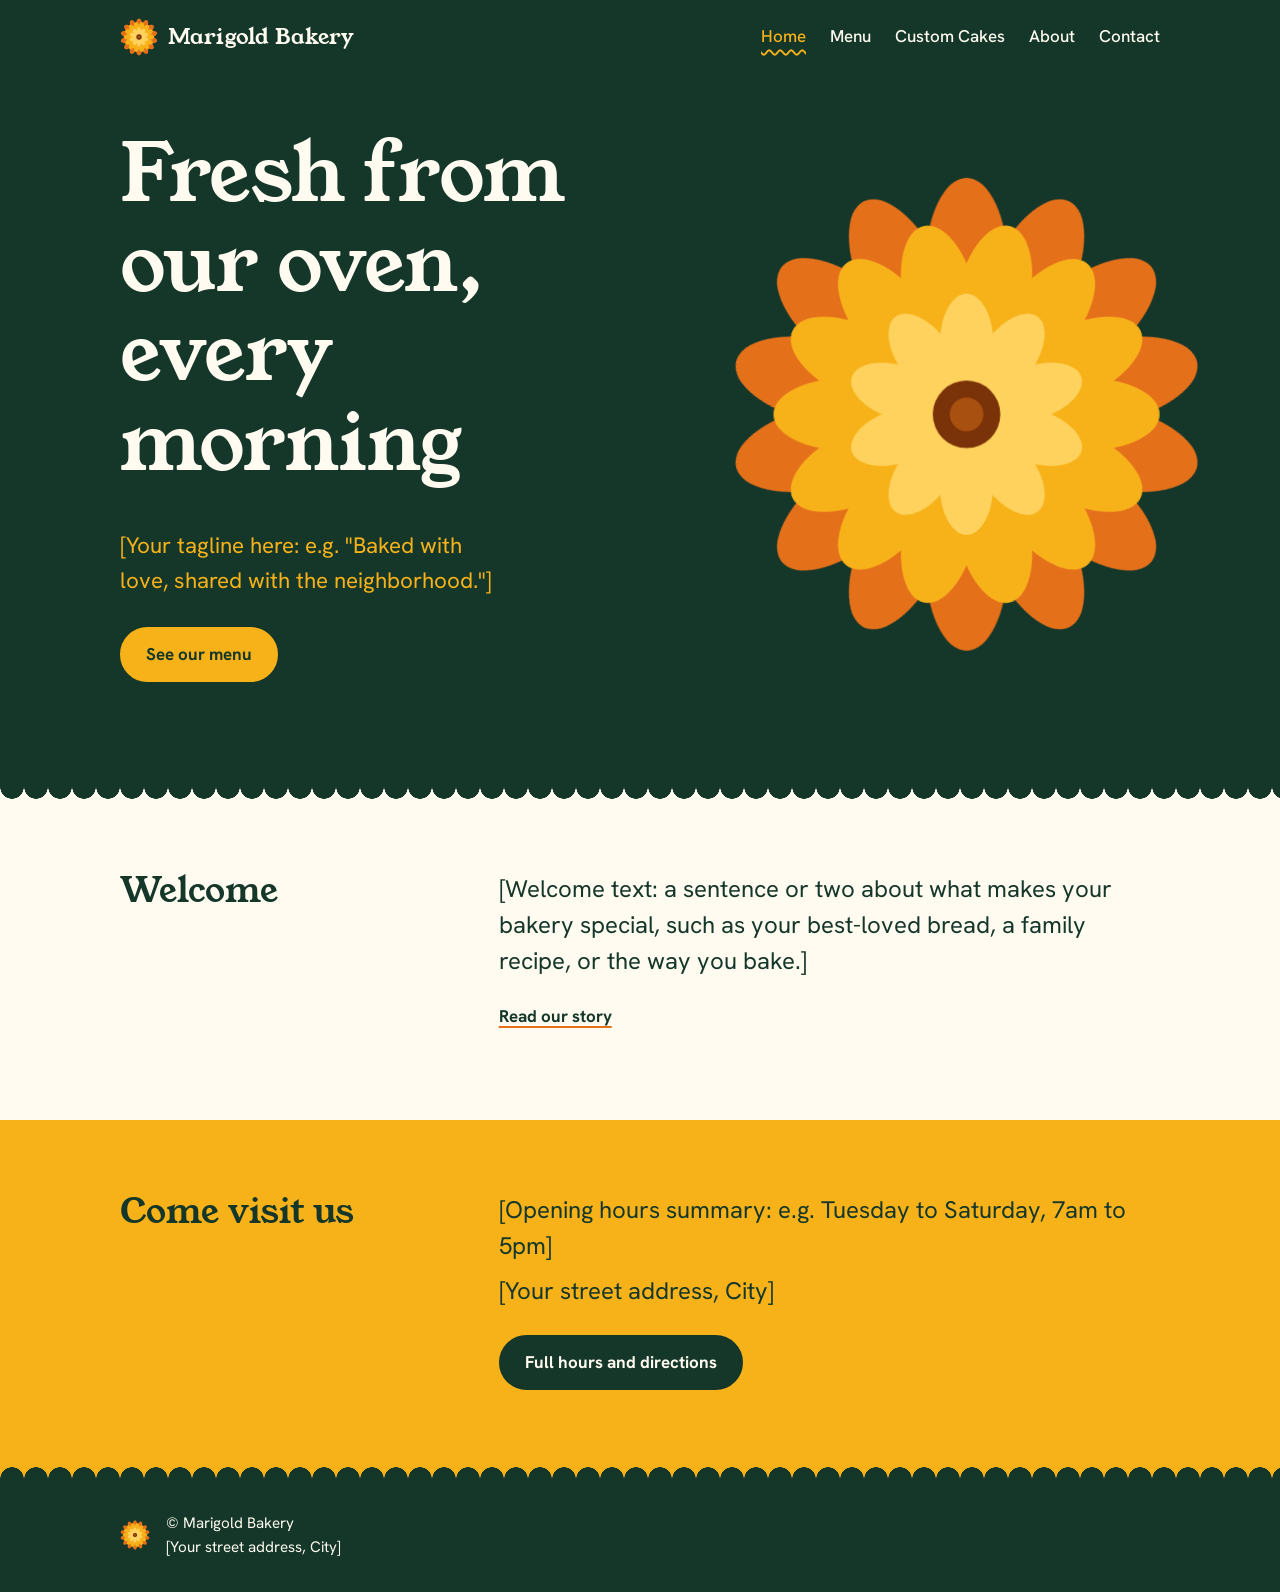
<file: app/index.html>
<!DOCTYPE html>
<html lang="en">
<head>
  <meta charset="utf-8">
  <meta name="viewport" content="width=device-width, initial-scale=1">
  <title>Marigold Bakery</title>
  <meta name="description" content="Marigold Bakery: fresh bread, pastries and cakes baked every morning in the neighborhood.">
  <meta name="theme-color" content="#15372A">
  <link rel="icon" href="data:image/svg+xml,%3Csvg%20xmlns%3D%22http%3A//www.w3.org/2000/svg%22%20viewBox%3D%22-100%20-100%20200%20200%22%3E%3Cg%20transform%3D%22rotate%280.00%29%22%3E%3Cellipse%20cy%3D%22-62%22%20rx%3D%2217%22%20ry%3D%2236%22%20fill%3D%22%23E5701A%22/%3E%3C/g%3E%3Cg%20transform%3D%22rotate%2825.71%29%22%3E%3Cellipse%20cy%3D%22-62%22%20rx%3D%2217%22%20ry%3D%2236%22%20fill%3D%22%23E5701A%22/%3E%3C/g%3E%3Cg%20transform%3D%22rotate%2851.43%29%22%3E%3Cellipse%20cy%3D%22-62%22%20rx%3D%2217%22%20ry%3D%2236%22%20fill%3D%22%23E5701A%22/%3E%3C/g%3E%3Cg%20transform%3D%22rotate%2877.14%29%22%3E%3Cellipse%20cy%3D%22-62%22%20rx%3D%2217%22%20ry%3D%2236%22%20fill%3D%22%23E5701A%22/%3E%3C/g%3E%3Cg%20transform%3D%22rotate%28102.86%29%22%3E%3Cellipse%20cy%3D%22-62%22%20rx%3D%2217%22%20ry%3D%2236%22%20fill%3D%22%23E5701A%22/%3E%3C/g%3E%3Cg%20transform%3D%22rotate%28128.57%29%22%3E%3Cellipse%20cy%3D%22-62%22%20rx%3D%2217%22%20ry%3D%2236%22%20fill%3D%22%23E5701A%22/%3E%3C/g%3E%3Cg%20transform%3D%22rotate%28154.29%29%22%3E%3Cellipse%20cy%3D%22-62%22%20rx%3D%2217%22%20ry%3D%2236%22%20fill%3D%22%23E5701A%22/%3E%3C/g%3E%3Cg%20transform%3D%22rotate%28180.00%29%22%3E%3Cellipse%20cy%3D%22-62%22%20rx%3D%2217%22%20ry%3D%2236%22%20fill%3D%22%23E5701A%22/%3E%3C/g%3E%3Cg%20transform%3D%22rotate%28205.71%29%22%3E%3Cellipse%20cy%3D%22-62%22%20rx%3D%2217%22%20ry%3D%2236%22%20fill%3D%22%23E5701A%22/%3E%3C/g%3E%3Cg%20transform%3D%22rotate%28231.43%29%22%3E%3Cellipse%20cy%3D%22-62%22%20rx%3D%2217%22%20ry%3D%2236%22%20fill%3D%22%23E5701A%22/%3E%3C/g%3E%3Cg%20transform%3D%22rotate%28257.14%29%22%3E%3Cellipse%20cy%3D%22-62%22%20rx%3D%2217%22%20ry%3D%2236%22%20fill%3D%22%23E5701A%22/%3E%3C/g%3E%3Cg%20transform%3D%22rotate%28282.86%29%22%3E%3Cellipse%20cy%3D%22-62%22%20rx%3D%2217%22%20ry%3D%2236%22%20fill%3D%22%23E5701A%22/%3E%3C/g%3E%3Cg%20transform%3D%22rotate%28308.57%29%22%3E%3Cellipse%20cy%3D%22-62%22%20rx%3D%2217%22%20ry%3D%2236%22%20fill%3D%22%23E5701A%22/%3E%3C/g%3E%3Cg%20transform%3D%22rotate%28334.29%29%22%3E%3Cellipse%20cy%3D%22-62%22%20rx%3D%2217%22%20ry%3D%2236%22%20fill%3D%22%23E5701A%22/%3E%3C/g%3E%3Cg%20transform%3D%22rotate%2812.86%29%22%3E%3Cellipse%20cy%3D%22-50%22%20rx%3D%2215%22%20ry%3D%2230%22%20fill%3D%22%23F7B21A%22/%3E%3C/g%3E%3Cg%20transform%3D%22rotate%2838.57%29%22%3E%3Cellipse%20cy%3D%22-50%22%20rx%3D%2215%22%20ry%3D%2230%22%20fill%3D%22%23F7B21A%22/%3E%3C/g%3E%3Cg%20transform%3D%22rotate%2864.29%29%22%3E%3Cellipse%20cy%3D%22-50%22%20rx%3D%2215%22%20ry%3D%2230%22%20fill%3D%22%23F7B21A%22/%3E%3C/g%3E%3Cg%20transform%3D%22rotate%2890.00%29%22%3E%3Cellipse%20cy%3D%22-50%22%20rx%3D%2215%22%20ry%3D%2230%22%20fill%3D%22%23F7B21A%22/%3E%3C/g%3E%3Cg%20transform%3D%22rotate%28115.71%29%22%3E%3Cellipse%20cy%3D%22-50%22%20rx%3D%2215%22%20ry%3D%2230%22%20fill%3D%22%23F7B21A%22/%3E%3C/g%3E%3Cg%20transform%3D%22rotate%28141.43%29%22%3E%3Cellipse%20cy%3D%22-50%22%20rx%3D%2215%22%20ry%3D%2230%22%20fill%3D%22%23F7B21A%22/%3E%3C/g%3E%3Cg%20transform%3D%22rotate%28167.14%29%22%3E%3Cellipse%20cy%3D%22-50%22%20rx%3D%2215%22%20ry%3D%2230%22%20fill%3D%22%23F7B21A%22/%3E%3C/g%3E%3Cg%20transform%3D%22rotate%28192.86%29%22%3E%3Cellipse%20cy%3D%22-50%22%20rx%3D%2215%22%20ry%3D%2230%22%20fill%3D%22%23F7B21A%22/%3E%3C/g%3E%3Cg%20transform%3D%22rotate%28218.57%29%22%3E%3Cellipse%20cy%3D%22-50%22%20rx%3D%2215%22%20ry%3D%2230%22%20fill%3D%22%23F7B21A%22/%3E%3C/g%3E%3Cg%20transform%3D%22rotate%28244.29%29%22%3E%3Cellipse%20cy%3D%22-50%22%20rx%3D%2215%22%20ry%3D%2230%22%20fill%3D%22%23F7B21A%22/%3E%3C/g%3E%3Cg%20transform%3D%22rotate%28270.00%29%22%3E%3Cellipse%20cy%3D%22-50%22%20rx%3D%2215%22%20ry%3D%2230%22%20fill%3D%22%23F7B21A%22/%3E%3C/g%3E%3Cg%20transform%3D%22rotate%28295.71%29%22%3E%3Cellipse%20cy%3D%22-50%22%20rx%3D%2215%22%20ry%3D%2230%22%20fill%3D%22%23F7B21A%22/%3E%3C/g%3E%3Cg%20transform%3D%22rotate%28321.43%29%22%3E%3Cellipse%20cy%3D%22-50%22%20rx%3D%2215%22%20ry%3D%2230%22%20fill%3D%22%23F7B21A%22/%3E%3C/g%3E%3Cg%20transform%3D%22rotate%28347.14%29%22%3E%3Cellipse%20cy%3D%22-50%22%20rx%3D%2215%22%20ry%3D%2230%22%20fill%3D%22%23F7B21A%22/%3E%3C/g%3E%3Cg%20transform%3D%22rotate%280.00%29%22%3E%3Cellipse%20cy%3D%22-30%22%20rx%3D%2211%22%20ry%3D%2220%22%20fill%3D%22%23FFD25E%22/%3E%3C/g%3E%3Cg%20transform%3D%22rotate%2836.00%29%22%3E%3Cellipse%20cy%3D%22-30%22%20rx%3D%2211%22%20ry%3D%2220%22%20fill%3D%22%23FFD25E%22/%3E%3C/g%3E%3Cg%20transform%3D%22rotate%2872.00%29%22%3E%3Cellipse%20cy%3D%22-30%22%20rx%3D%2211%22%20ry%3D%2220%22%20fill%3D%22%23FFD25E%22/%3E%3C/g%3E%3Cg%20transform%3D%22rotate%28108.00%29%22%3E%3Cellipse%20cy%3D%22-30%22%20rx%3D%2211%22%20ry%3D%2220%22%20fill%3D%22%23FFD25E%22/%3E%3C/g%3E%3Cg%20transform%3D%22rotate%28144.00%29%22%3E%3Cellipse%20cy%3D%22-30%22%20rx%3D%2211%22%20ry%3D%2220%22%20fill%3D%22%23FFD25E%22/%3E%3C/g%3E%3Cg%20transform%3D%22rotate%28180.00%29%22%3E%3Cellipse%20cy%3D%22-30%22%20rx%3D%2211%22%20ry%3D%2220%22%20fill%3D%22%23FFD25E%22/%3E%3C/g%3E%3Cg%20transform%3D%22rotate%28216.00%29%22%3E%3Cellipse%20cy%3D%22-30%22%20rx%3D%2211%22%20ry%3D%2220%22%20fill%3D%22%23FFD25E%22/%3E%3C/g%3E%3Cg%20transform%3D%22rotate%28252.00%29%22%3E%3Cellipse%20cy%3D%22-30%22%20rx%3D%2211%22%20ry%3D%2220%22%20fill%3D%22%23FFD25E%22/%3E%3C/g%3E%3Cg%20transform%3D%22rotate%28288.00%29%22%3E%3Cellipse%20cy%3D%22-30%22%20rx%3D%2211%22%20ry%3D%2220%22%20fill%3D%22%23FFD25E%22/%3E%3C/g%3E%3Cg%20transform%3D%22rotate%28324.00%29%22%3E%3Cellipse%20cy%3D%22-30%22%20rx%3D%2211%22%20ry%3D%2220%22%20fill%3D%22%23FFD25E%22/%3E%3C/g%3E%3Ccircle%20r%3D%2214%22%20fill%3D%22%237A3208%22/%3E%3Ccircle%20r%3D%227%22%20fill%3D%22%23A8500F%22/%3E%3C/svg%3E">
  <link rel="preconnect" href="https://fonts.googleapis.com">
  <link rel="preconnect" href="https://fonts.gstatic.com" crossorigin>
  <link rel="stylesheet" href="https://fonts.googleapis.com/css2?family=Hanken+Grotesk:wght@400;500;700&amp;family=Young+Serif&amp;display=swap">
  <link rel="stylesheet" href="style.css">
</head>
<body class="home">
  <svg width="0" height="0" style="position:absolute" aria-hidden="true" focusable="false"><symbol id="flower" viewBox="-100 -100 200 200"><g transform="rotate(0.00)"><ellipse cy="-62" rx="17" ry="36" fill="#E5701A"/></g><g transform="rotate(25.71)"><ellipse cy="-62" rx="17" ry="36" fill="#E5701A"/></g><g transform="rotate(51.43)"><ellipse cy="-62" rx="17" ry="36" fill="#E5701A"/></g><g transform="rotate(77.14)"><ellipse cy="-62" rx="17" ry="36" fill="#E5701A"/></g><g transform="rotate(102.86)"><ellipse cy="-62" rx="17" ry="36" fill="#E5701A"/></g><g transform="rotate(128.57)"><ellipse cy="-62" rx="17" ry="36" fill="#E5701A"/></g><g transform="rotate(154.29)"><ellipse cy="-62" rx="17" ry="36" fill="#E5701A"/></g><g transform="rotate(180.00)"><ellipse cy="-62" rx="17" ry="36" fill="#E5701A"/></g><g transform="rotate(205.71)"><ellipse cy="-62" rx="17" ry="36" fill="#E5701A"/></g><g transform="rotate(231.43)"><ellipse cy="-62" rx="17" ry="36" fill="#E5701A"/></g><g transform="rotate(257.14)"><ellipse cy="-62" rx="17" ry="36" fill="#E5701A"/></g><g transform="rotate(282.86)"><ellipse cy="-62" rx="17" ry="36" fill="#E5701A"/></g><g transform="rotate(308.57)"><ellipse cy="-62" rx="17" ry="36" fill="#E5701A"/></g><g transform="rotate(334.29)"><ellipse cy="-62" rx="17" ry="36" fill="#E5701A"/></g><g transform="rotate(12.86)"><ellipse cy="-50" rx="15" ry="30" fill="#F7B21A"/></g><g transform="rotate(38.57)"><ellipse cy="-50" rx="15" ry="30" fill="#F7B21A"/></g><g transform="rotate(64.29)"><ellipse cy="-50" rx="15" ry="30" fill="#F7B21A"/></g><g transform="rotate(90.00)"><ellipse cy="-50" rx="15" ry="30" fill="#F7B21A"/></g><g transform="rotate(115.71)"><ellipse cy="-50" rx="15" ry="30" fill="#F7B21A"/></g><g transform="rotate(141.43)"><ellipse cy="-50" rx="15" ry="30" fill="#F7B21A"/></g><g transform="rotate(167.14)"><ellipse cy="-50" rx="15" ry="30" fill="#F7B21A"/></g><g transform="rotate(192.86)"><ellipse cy="-50" rx="15" ry="30" fill="#F7B21A"/></g><g transform="rotate(218.57)"><ellipse cy="-50" rx="15" ry="30" fill="#F7B21A"/></g><g transform="rotate(244.29)"><ellipse cy="-50" rx="15" ry="30" fill="#F7B21A"/></g><g transform="rotate(270.00)"><ellipse cy="-50" rx="15" ry="30" fill="#F7B21A"/></g><g transform="rotate(295.71)"><ellipse cy="-50" rx="15" ry="30" fill="#F7B21A"/></g><g transform="rotate(321.43)"><ellipse cy="-50" rx="15" ry="30" fill="#F7B21A"/></g><g transform="rotate(347.14)"><ellipse cy="-50" rx="15" ry="30" fill="#F7B21A"/></g><g transform="rotate(0.00)"><ellipse cy="-30" rx="11" ry="20" fill="#FFD25E"/></g><g transform="rotate(36.00)"><ellipse cy="-30" rx="11" ry="20" fill="#FFD25E"/></g><g transform="rotate(72.00)"><ellipse cy="-30" rx="11" ry="20" fill="#FFD25E"/></g><g transform="rotate(108.00)"><ellipse cy="-30" rx="11" ry="20" fill="#FFD25E"/></g><g transform="rotate(144.00)"><ellipse cy="-30" rx="11" ry="20" fill="#FFD25E"/></g><g transform="rotate(180.00)"><ellipse cy="-30" rx="11" ry="20" fill="#FFD25E"/></g><g transform="rotate(216.00)"><ellipse cy="-30" rx="11" ry="20" fill="#FFD25E"/></g><g transform="rotate(252.00)"><ellipse cy="-30" rx="11" ry="20" fill="#FFD25E"/></g><g transform="rotate(288.00)"><ellipse cy="-30" rx="11" ry="20" fill="#FFD25E"/></g><g transform="rotate(324.00)"><ellipse cy="-30" rx="11" ry="20" fill="#FFD25E"/></g><circle r="14" fill="#7A3208"/><circle r="7" fill="#A8500F"/></symbol></svg>
  <header class="site">
    <div class="wrap bar">
      <a class="brand" href="index.html"><svg width="38" height="38" aria-hidden="true"><use href="#flower"/></svg><span>Marigold Bakery</span></a>
      <nav aria-label="Main"><ul><li><a href="index.html" aria-current="page">Home</a></li><li><a href="menu.html">Menu</a></li><li><a href="cakes.html">Custom Cakes</a></li><li><a href="about.html">About</a></li><li><a href="contact.html">Contact</a></li></ul></nav>
    </div>
  </header>
  <section class="hero">
    <div class="wrap hero-grid">
      <div class="hero-text">
        <h1>Fresh from our oven, every morning</h1>
        <!-- EDIT: your tagline -->
        <p class="tagline">[Your tagline here: e.g. "Baked with love, shared with the neighborhood."]</p>
        <p><a class="button" href="menu.html">See our menu</a></p>
      </div>
      <svg class="bloom" viewBox="-100 -100 200 200" role="img" aria-label="A marigold in bloom"><g transform="rotate(0.00)"><ellipse class="p" style="--d:0.56s" cy="-62" rx="17" ry="36" fill="#E5701A"/></g><g transform="rotate(25.71)"><ellipse class="p" style="--d:0.60s" cy="-62" rx="17" ry="36" fill="#E5701A"/></g><g transform="rotate(51.43)"><ellipse class="p" style="--d:0.63s" cy="-62" rx="17" ry="36" fill="#E5701A"/></g><g transform="rotate(77.14)"><ellipse class="p" style="--d:0.67s" cy="-62" rx="17" ry="36" fill="#E5701A"/></g><g transform="rotate(102.86)"><ellipse class="p" style="--d:0.70s" cy="-62" rx="17" ry="36" fill="#E5701A"/></g><g transform="rotate(128.57)"><ellipse class="p" style="--d:0.74s" cy="-62" rx="17" ry="36" fill="#E5701A"/></g><g transform="rotate(154.29)"><ellipse class="p" style="--d:0.77s" cy="-62" rx="17" ry="36" fill="#E5701A"/></g><g transform="rotate(180.00)"><ellipse class="p" style="--d:0.81s" cy="-62" rx="17" ry="36" fill="#E5701A"/></g><g transform="rotate(205.71)"><ellipse class="p" style="--d:0.84s" cy="-62" rx="17" ry="36" fill="#E5701A"/></g><g transform="rotate(231.43)"><ellipse class="p" style="--d:0.88s" cy="-62" rx="17" ry="36" fill="#E5701A"/></g><g transform="rotate(257.14)"><ellipse class="p" style="--d:0.91s" cy="-62" rx="17" ry="36" fill="#E5701A"/></g><g transform="rotate(282.86)"><ellipse class="p" style="--d:0.95s" cy="-62" rx="17" ry="36" fill="#E5701A"/></g><g transform="rotate(308.57)"><ellipse class="p" style="--d:0.98s" cy="-62" rx="17" ry="36" fill="#E5701A"/></g><g transform="rotate(334.29)"><ellipse class="p" style="--d:1.02s" cy="-62" rx="17" ry="36" fill="#E5701A"/></g><g transform="rotate(12.86)"><ellipse class="p" style="--d:0.28s" cy="-50" rx="15" ry="30" fill="#F7B21A"/></g><g transform="rotate(38.57)"><ellipse class="p" style="--d:0.32s" cy="-50" rx="15" ry="30" fill="#F7B21A"/></g><g transform="rotate(64.29)"><ellipse class="p" style="--d:0.35s" cy="-50" rx="15" ry="30" fill="#F7B21A"/></g><g transform="rotate(90.00)"><ellipse class="p" style="--d:0.39s" cy="-50" rx="15" ry="30" fill="#F7B21A"/></g><g transform="rotate(115.71)"><ellipse class="p" style="--d:0.42s" cy="-50" rx="15" ry="30" fill="#F7B21A"/></g><g transform="rotate(141.43)"><ellipse class="p" style="--d:0.46s" cy="-50" rx="15" ry="30" fill="#F7B21A"/></g><g transform="rotate(167.14)"><ellipse class="p" style="--d:0.49s" cy="-50" rx="15" ry="30" fill="#F7B21A"/></g><g transform="rotate(192.86)"><ellipse class="p" style="--d:0.53s" cy="-50" rx="15" ry="30" fill="#F7B21A"/></g><g transform="rotate(218.57)"><ellipse class="p" style="--d:0.56s" cy="-50" rx="15" ry="30" fill="#F7B21A"/></g><g transform="rotate(244.29)"><ellipse class="p" style="--d:0.60s" cy="-50" rx="15" ry="30" fill="#F7B21A"/></g><g transform="rotate(270.00)"><ellipse class="p" style="--d:0.63s" cy="-50" rx="15" ry="30" fill="#F7B21A"/></g><g transform="rotate(295.71)"><ellipse class="p" style="--d:0.67s" cy="-50" rx="15" ry="30" fill="#F7B21A"/></g><g transform="rotate(321.43)"><ellipse class="p" style="--d:0.70s" cy="-50" rx="15" ry="30" fill="#F7B21A"/></g><g transform="rotate(347.14)"><ellipse class="p" style="--d:0.74s" cy="-50" rx="15" ry="30" fill="#F7B21A"/></g><g transform="rotate(0.00)"><ellipse class="p" style="--d:0.00s" cy="-30" rx="11" ry="20" fill="#FFD25E"/></g><g transform="rotate(36.00)"><ellipse class="p" style="--d:0.04s" cy="-30" rx="11" ry="20" fill="#FFD25E"/></g><g transform="rotate(72.00)"><ellipse class="p" style="--d:0.07s" cy="-30" rx="11" ry="20" fill="#FFD25E"/></g><g transform="rotate(108.00)"><ellipse class="p" style="--d:0.11s" cy="-30" rx="11" ry="20" fill="#FFD25E"/></g><g transform="rotate(144.00)"><ellipse class="p" style="--d:0.14s" cy="-30" rx="11" ry="20" fill="#FFD25E"/></g><g transform="rotate(180.00)"><ellipse class="p" style="--d:0.18s" cy="-30" rx="11" ry="20" fill="#FFD25E"/></g><g transform="rotate(216.00)"><ellipse class="p" style="--d:0.21s" cy="-30" rx="11" ry="20" fill="#FFD25E"/></g><g transform="rotate(252.00)"><ellipse class="p" style="--d:0.25s" cy="-30" rx="11" ry="20" fill="#FFD25E"/></g><g transform="rotate(288.00)"><ellipse class="p" style="--d:0.28s" cy="-30" rx="11" ry="20" fill="#FFD25E"/></g><g transform="rotate(324.00)"><ellipse class="p" style="--d:0.32s" cy="-30" rx="11" ry="20" fill="#FFD25E"/></g><circle r="14" fill="#7A3208"/><circle r="7" fill="#A8500F"/></svg>
    </div>
  </section>
  <div class="edge" aria-hidden="true"></div>

  <main>
    <section class="block">
      <div class="wrap split">
        <h2>Welcome</h2>
        <div>
          <!-- EDIT: a short welcome message -->
          <p class="big">[Welcome text: a sentence or two about what makes your bakery special, such as your best-loved bread, a family recipe, or the way you bake.]</p>
          <p><a class="textlink" href="about.html">Read our story</a></p>
        </div>
      </div>
    </section>

    <section class="band">
      <div class="wrap split">
        <h2>Come visit us</h2>
        <div>
          <!-- EDIT: keep in sync with contact.html -->
          <p class="big">[Opening hours summary: e.g. Tuesday to Saturday, 7am to 5pm]</p>
          <p class="big">[Your street address, City]</p>
          <p><a class="button dark" href="contact.html">Full hours and directions</a></p>
        </div>
      </div>
    </section>
  </main>
  <footer class="site">
    <div class="wrap foot">
      <svg width="30" height="30" aria-hidden="true"><use href="#flower"/></svg>
      <div>
        <p>&copy; Marigold Bakery</p>
        <p>[Your street address, City]</p>
      </div>
    </div>
  </footer>
</body>
</html>
</file>
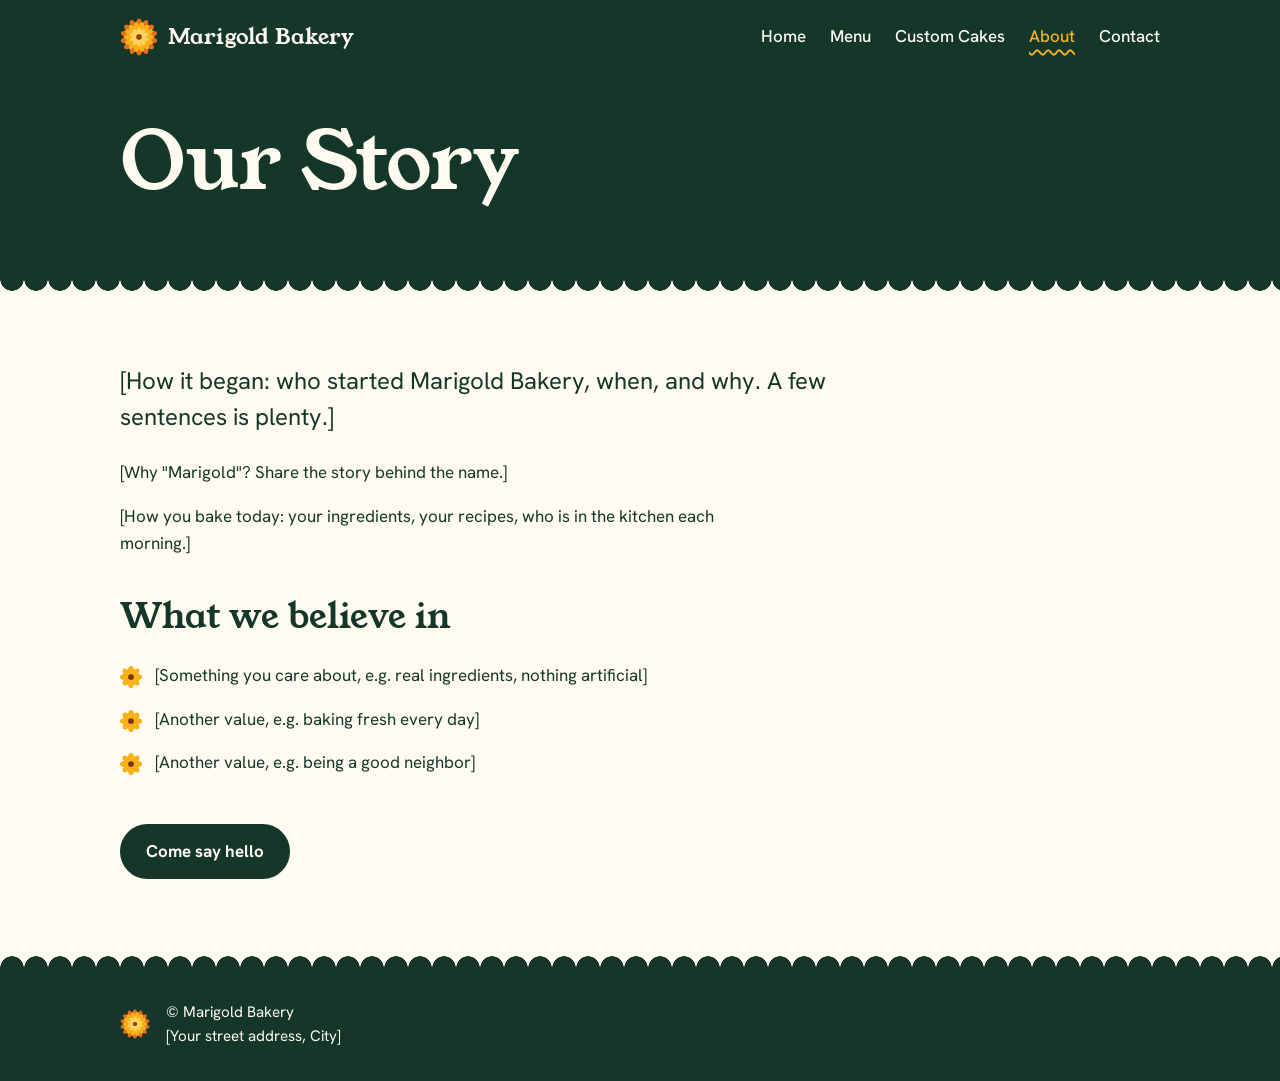
<file: app/about.html>
<!DOCTYPE html>
<html lang="en">
<head>
  <meta charset="utf-8">
  <meta name="viewport" content="width=device-width, initial-scale=1">
  <title>About - Marigold Bakery</title>
  <meta name="description" content="The story behind Marigold Bakery, our neighborhood bakery.">
  <meta name="theme-color" content="#15372A">
  <link rel="icon" href="data:image/svg+xml,%3Csvg%20xmlns%3D%22http%3A//www.w3.org/2000/svg%22%20viewBox%3D%22-100%20-100%20200%20200%22%3E%3Cg%20transform%3D%22rotate%280.00%29%22%3E%3Cellipse%20cy%3D%22-62%22%20rx%3D%2217%22%20ry%3D%2236%22%20fill%3D%22%23E5701A%22/%3E%3C/g%3E%3Cg%20transform%3D%22rotate%2825.71%29%22%3E%3Cellipse%20cy%3D%22-62%22%20rx%3D%2217%22%20ry%3D%2236%22%20fill%3D%22%23E5701A%22/%3E%3C/g%3E%3Cg%20transform%3D%22rotate%2851.43%29%22%3E%3Cellipse%20cy%3D%22-62%22%20rx%3D%2217%22%20ry%3D%2236%22%20fill%3D%22%23E5701A%22/%3E%3C/g%3E%3Cg%20transform%3D%22rotate%2877.14%29%22%3E%3Cellipse%20cy%3D%22-62%22%20rx%3D%2217%22%20ry%3D%2236%22%20fill%3D%22%23E5701A%22/%3E%3C/g%3E%3Cg%20transform%3D%22rotate%28102.86%29%22%3E%3Cellipse%20cy%3D%22-62%22%20rx%3D%2217%22%20ry%3D%2236%22%20fill%3D%22%23E5701A%22/%3E%3C/g%3E%3Cg%20transform%3D%22rotate%28128.57%29%22%3E%3Cellipse%20cy%3D%22-62%22%20rx%3D%2217%22%20ry%3D%2236%22%20fill%3D%22%23E5701A%22/%3E%3C/g%3E%3Cg%20transform%3D%22rotate%28154.29%29%22%3E%3Cellipse%20cy%3D%22-62%22%20rx%3D%2217%22%20ry%3D%2236%22%20fill%3D%22%23E5701A%22/%3E%3C/g%3E%3Cg%20transform%3D%22rotate%28180.00%29%22%3E%3Cellipse%20cy%3D%22-62%22%20rx%3D%2217%22%20ry%3D%2236%22%20fill%3D%22%23E5701A%22/%3E%3C/g%3E%3Cg%20transform%3D%22rotate%28205.71%29%22%3E%3Cellipse%20cy%3D%22-62%22%20rx%3D%2217%22%20ry%3D%2236%22%20fill%3D%22%23E5701A%22/%3E%3C/g%3E%3Cg%20transform%3D%22rotate%28231.43%29%22%3E%3Cellipse%20cy%3D%22-62%22%20rx%3D%2217%22%20ry%3D%2236%22%20fill%3D%22%23E5701A%22/%3E%3C/g%3E%3Cg%20transform%3D%22rotate%28257.14%29%22%3E%3Cellipse%20cy%3D%22-62%22%20rx%3D%2217%22%20ry%3D%2236%22%20fill%3D%22%23E5701A%22/%3E%3C/g%3E%3Cg%20transform%3D%22rotate%28282.86%29%22%3E%3Cellipse%20cy%3D%22-62%22%20rx%3D%2217%22%20ry%3D%2236%22%20fill%3D%22%23E5701A%22/%3E%3C/g%3E%3Cg%20transform%3D%22rotate%28308.57%29%22%3E%3Cellipse%20cy%3D%22-62%22%20rx%3D%2217%22%20ry%3D%2236%22%20fill%3D%22%23E5701A%22/%3E%3C/g%3E%3Cg%20transform%3D%22rotate%28334.29%29%22%3E%3Cellipse%20cy%3D%22-62%22%20rx%3D%2217%22%20ry%3D%2236%22%20fill%3D%22%23E5701A%22/%3E%3C/g%3E%3Cg%20transform%3D%22rotate%2812.86%29%22%3E%3Cellipse%20cy%3D%22-50%22%20rx%3D%2215%22%20ry%3D%2230%22%20fill%3D%22%23F7B21A%22/%3E%3C/g%3E%3Cg%20transform%3D%22rotate%2838.57%29%22%3E%3Cellipse%20cy%3D%22-50%22%20rx%3D%2215%22%20ry%3D%2230%22%20fill%3D%22%23F7B21A%22/%3E%3C/g%3E%3Cg%20transform%3D%22rotate%2864.29%29%22%3E%3Cellipse%20cy%3D%22-50%22%20rx%3D%2215%22%20ry%3D%2230%22%20fill%3D%22%23F7B21A%22/%3E%3C/g%3E%3Cg%20transform%3D%22rotate%2890.00%29%22%3E%3Cellipse%20cy%3D%22-50%22%20rx%3D%2215%22%20ry%3D%2230%22%20fill%3D%22%23F7B21A%22/%3E%3C/g%3E%3Cg%20transform%3D%22rotate%28115.71%29%22%3E%3Cellipse%20cy%3D%22-50%22%20rx%3D%2215%22%20ry%3D%2230%22%20fill%3D%22%23F7B21A%22/%3E%3C/g%3E%3Cg%20transform%3D%22rotate%28141.43%29%22%3E%3Cellipse%20cy%3D%22-50%22%20rx%3D%2215%22%20ry%3D%2230%22%20fill%3D%22%23F7B21A%22/%3E%3C/g%3E%3Cg%20transform%3D%22rotate%28167.14%29%22%3E%3Cellipse%20cy%3D%22-50%22%20rx%3D%2215%22%20ry%3D%2230%22%20fill%3D%22%23F7B21A%22/%3E%3C/g%3E%3Cg%20transform%3D%22rotate%28192.86%29%22%3E%3Cellipse%20cy%3D%22-50%22%20rx%3D%2215%22%20ry%3D%2230%22%20fill%3D%22%23F7B21A%22/%3E%3C/g%3E%3Cg%20transform%3D%22rotate%28218.57%29%22%3E%3Cellipse%20cy%3D%22-50%22%20rx%3D%2215%22%20ry%3D%2230%22%20fill%3D%22%23F7B21A%22/%3E%3C/g%3E%3Cg%20transform%3D%22rotate%28244.29%29%22%3E%3Cellipse%20cy%3D%22-50%22%20rx%3D%2215%22%20ry%3D%2230%22%20fill%3D%22%23F7B21A%22/%3E%3C/g%3E%3Cg%20transform%3D%22rotate%28270.00%29%22%3E%3Cellipse%20cy%3D%22-50%22%20rx%3D%2215%22%20ry%3D%2230%22%20fill%3D%22%23F7B21A%22/%3E%3C/g%3E%3Cg%20transform%3D%22rotate%28295.71%29%22%3E%3Cellipse%20cy%3D%22-50%22%20rx%3D%2215%22%20ry%3D%2230%22%20fill%3D%22%23F7B21A%22/%3E%3C/g%3E%3Cg%20transform%3D%22rotate%28321.43%29%22%3E%3Cellipse%20cy%3D%22-50%22%20rx%3D%2215%22%20ry%3D%2230%22%20fill%3D%22%23F7B21A%22/%3E%3C/g%3E%3Cg%20transform%3D%22rotate%28347.14%29%22%3E%3Cellipse%20cy%3D%22-50%22%20rx%3D%2215%22%20ry%3D%2230%22%20fill%3D%22%23F7B21A%22/%3E%3C/g%3E%3Cg%20transform%3D%22rotate%280.00%29%22%3E%3Cellipse%20cy%3D%22-30%22%20rx%3D%2211%22%20ry%3D%2220%22%20fill%3D%22%23FFD25E%22/%3E%3C/g%3E%3Cg%20transform%3D%22rotate%2836.00%29%22%3E%3Cellipse%20cy%3D%22-30%22%20rx%3D%2211%22%20ry%3D%2220%22%20fill%3D%22%23FFD25E%22/%3E%3C/g%3E%3Cg%20transform%3D%22rotate%2872.00%29%22%3E%3Cellipse%20cy%3D%22-30%22%20rx%3D%2211%22%20ry%3D%2220%22%20fill%3D%22%23FFD25E%22/%3E%3C/g%3E%3Cg%20transform%3D%22rotate%28108.00%29%22%3E%3Cellipse%20cy%3D%22-30%22%20rx%3D%2211%22%20ry%3D%2220%22%20fill%3D%22%23FFD25E%22/%3E%3C/g%3E%3Cg%20transform%3D%22rotate%28144.00%29%22%3E%3Cellipse%20cy%3D%22-30%22%20rx%3D%2211%22%20ry%3D%2220%22%20fill%3D%22%23FFD25E%22/%3E%3C/g%3E%3Cg%20transform%3D%22rotate%28180.00%29%22%3E%3Cellipse%20cy%3D%22-30%22%20rx%3D%2211%22%20ry%3D%2220%22%20fill%3D%22%23FFD25E%22/%3E%3C/g%3E%3Cg%20transform%3D%22rotate%28216.00%29%22%3E%3Cellipse%20cy%3D%22-30%22%20rx%3D%2211%22%20ry%3D%2220%22%20fill%3D%22%23FFD25E%22/%3E%3C/g%3E%3Cg%20transform%3D%22rotate%28252.00%29%22%3E%3Cellipse%20cy%3D%22-30%22%20rx%3D%2211%22%20ry%3D%2220%22%20fill%3D%22%23FFD25E%22/%3E%3C/g%3E%3Cg%20transform%3D%22rotate%28288.00%29%22%3E%3Cellipse%20cy%3D%22-30%22%20rx%3D%2211%22%20ry%3D%2220%22%20fill%3D%22%23FFD25E%22/%3E%3C/g%3E%3Cg%20transform%3D%22rotate%28324.00%29%22%3E%3Cellipse%20cy%3D%22-30%22%20rx%3D%2211%22%20ry%3D%2220%22%20fill%3D%22%23FFD25E%22/%3E%3C/g%3E%3Ccircle%20r%3D%2214%22%20fill%3D%22%237A3208%22/%3E%3Ccircle%20r%3D%227%22%20fill%3D%22%23A8500F%22/%3E%3C/svg%3E">
  <link rel="preconnect" href="https://fonts.googleapis.com">
  <link rel="preconnect" href="https://fonts.gstatic.com" crossorigin>
  <link rel="stylesheet" href="https://fonts.googleapis.com/css2?family=Hanken+Grotesk:wght@400;500;700&amp;family=Young+Serif&amp;display=swap">
  <link rel="stylesheet" href="style.css">
</head>
<body class="">
  <svg width="0" height="0" style="position:absolute" aria-hidden="true" focusable="false"><symbol id="flower" viewBox="-100 -100 200 200"><g transform="rotate(0.00)"><ellipse cy="-62" rx="17" ry="36" fill="#E5701A"/></g><g transform="rotate(25.71)"><ellipse cy="-62" rx="17" ry="36" fill="#E5701A"/></g><g transform="rotate(51.43)"><ellipse cy="-62" rx="17" ry="36" fill="#E5701A"/></g><g transform="rotate(77.14)"><ellipse cy="-62" rx="17" ry="36" fill="#E5701A"/></g><g transform="rotate(102.86)"><ellipse cy="-62" rx="17" ry="36" fill="#E5701A"/></g><g transform="rotate(128.57)"><ellipse cy="-62" rx="17" ry="36" fill="#E5701A"/></g><g transform="rotate(154.29)"><ellipse cy="-62" rx="17" ry="36" fill="#E5701A"/></g><g transform="rotate(180.00)"><ellipse cy="-62" rx="17" ry="36" fill="#E5701A"/></g><g transform="rotate(205.71)"><ellipse cy="-62" rx="17" ry="36" fill="#E5701A"/></g><g transform="rotate(231.43)"><ellipse cy="-62" rx="17" ry="36" fill="#E5701A"/></g><g transform="rotate(257.14)"><ellipse cy="-62" rx="17" ry="36" fill="#E5701A"/></g><g transform="rotate(282.86)"><ellipse cy="-62" rx="17" ry="36" fill="#E5701A"/></g><g transform="rotate(308.57)"><ellipse cy="-62" rx="17" ry="36" fill="#E5701A"/></g><g transform="rotate(334.29)"><ellipse cy="-62" rx="17" ry="36" fill="#E5701A"/></g><g transform="rotate(12.86)"><ellipse cy="-50" rx="15" ry="30" fill="#F7B21A"/></g><g transform="rotate(38.57)"><ellipse cy="-50" rx="15" ry="30" fill="#F7B21A"/></g><g transform="rotate(64.29)"><ellipse cy="-50" rx="15" ry="30" fill="#F7B21A"/></g><g transform="rotate(90.00)"><ellipse cy="-50" rx="15" ry="30" fill="#F7B21A"/></g><g transform="rotate(115.71)"><ellipse cy="-50" rx="15" ry="30" fill="#F7B21A"/></g><g transform="rotate(141.43)"><ellipse cy="-50" rx="15" ry="30" fill="#F7B21A"/></g><g transform="rotate(167.14)"><ellipse cy="-50" rx="15" ry="30" fill="#F7B21A"/></g><g transform="rotate(192.86)"><ellipse cy="-50" rx="15" ry="30" fill="#F7B21A"/></g><g transform="rotate(218.57)"><ellipse cy="-50" rx="15" ry="30" fill="#F7B21A"/></g><g transform="rotate(244.29)"><ellipse cy="-50" rx="15" ry="30" fill="#F7B21A"/></g><g transform="rotate(270.00)"><ellipse cy="-50" rx="15" ry="30" fill="#F7B21A"/></g><g transform="rotate(295.71)"><ellipse cy="-50" rx="15" ry="30" fill="#F7B21A"/></g><g transform="rotate(321.43)"><ellipse cy="-50" rx="15" ry="30" fill="#F7B21A"/></g><g transform="rotate(347.14)"><ellipse cy="-50" rx="15" ry="30" fill="#F7B21A"/></g><g transform="rotate(0.00)"><ellipse cy="-30" rx="11" ry="20" fill="#FFD25E"/></g><g transform="rotate(36.00)"><ellipse cy="-30" rx="11" ry="20" fill="#FFD25E"/></g><g transform="rotate(72.00)"><ellipse cy="-30" rx="11" ry="20" fill="#FFD25E"/></g><g transform="rotate(108.00)"><ellipse cy="-30" rx="11" ry="20" fill="#FFD25E"/></g><g transform="rotate(144.00)"><ellipse cy="-30" rx="11" ry="20" fill="#FFD25E"/></g><g transform="rotate(180.00)"><ellipse cy="-30" rx="11" ry="20" fill="#FFD25E"/></g><g transform="rotate(216.00)"><ellipse cy="-30" rx="11" ry="20" fill="#FFD25E"/></g><g transform="rotate(252.00)"><ellipse cy="-30" rx="11" ry="20" fill="#FFD25E"/></g><g transform="rotate(288.00)"><ellipse cy="-30" rx="11" ry="20" fill="#FFD25E"/></g><g transform="rotate(324.00)"><ellipse cy="-30" rx="11" ry="20" fill="#FFD25E"/></g><circle r="14" fill="#7A3208"/><circle r="7" fill="#A8500F"/></symbol></svg>
  <header class="site">
    <div class="wrap bar">
      <a class="brand" href="index.html"><svg width="38" height="38" aria-hidden="true"><use href="#flower"/></svg><span>Marigold Bakery</span></a>
      <nav aria-label="Main"><ul><li><a href="index.html">Home</a></li><li><a href="menu.html">Menu</a></li><li><a href="cakes.html">Custom Cakes</a></li><li><a href="about.html" aria-current="page">About</a></li><li><a href="contact.html">Contact</a></li></ul></nav>
    </div>
  </header>
  <section class="page-head">
    <div class="wrap">
      <h1>Our Story</h1>
    </div>
  </section>
  <div class="edge" aria-hidden="true"></div>

  <main class="block">
    <div class="wrap story">
      <!-- EDIT: replace each bracketed paragraph with your own words. -->
      <p class="big">[How it began: who started Marigold Bakery, when, and why. A few sentences is plenty.]</p>
      <p>[Why "Marigold"? Share the story behind the name.]</p>
      <p>[How you bake today: your ingredients, your recipes, who is in the kitchen each morning.]</p>

      <h2>What we believe in</h2>
      <!-- EDIT: change or add list items -->
      <ul class="values">
        <li>[Something you care about, e.g. real ingredients, nothing artificial]</li>
        <li>[Another value, e.g. baking fresh every day]</li>
        <li>[Another value, e.g. being a good neighbor]</li>
      </ul>

      <p><a class="button dark" href="contact.html">Come say hello</a></p>
    </div>
  </main>
  <footer class="site">
    <div class="wrap foot">
      <svg width="30" height="30" aria-hidden="true"><use href="#flower"/></svg>
      <div>
        <p>&copy; Marigold Bakery</p>
        <p>[Your street address, City]</p>
      </div>
    </div>
  </footer>
</body>
</html>
</file>
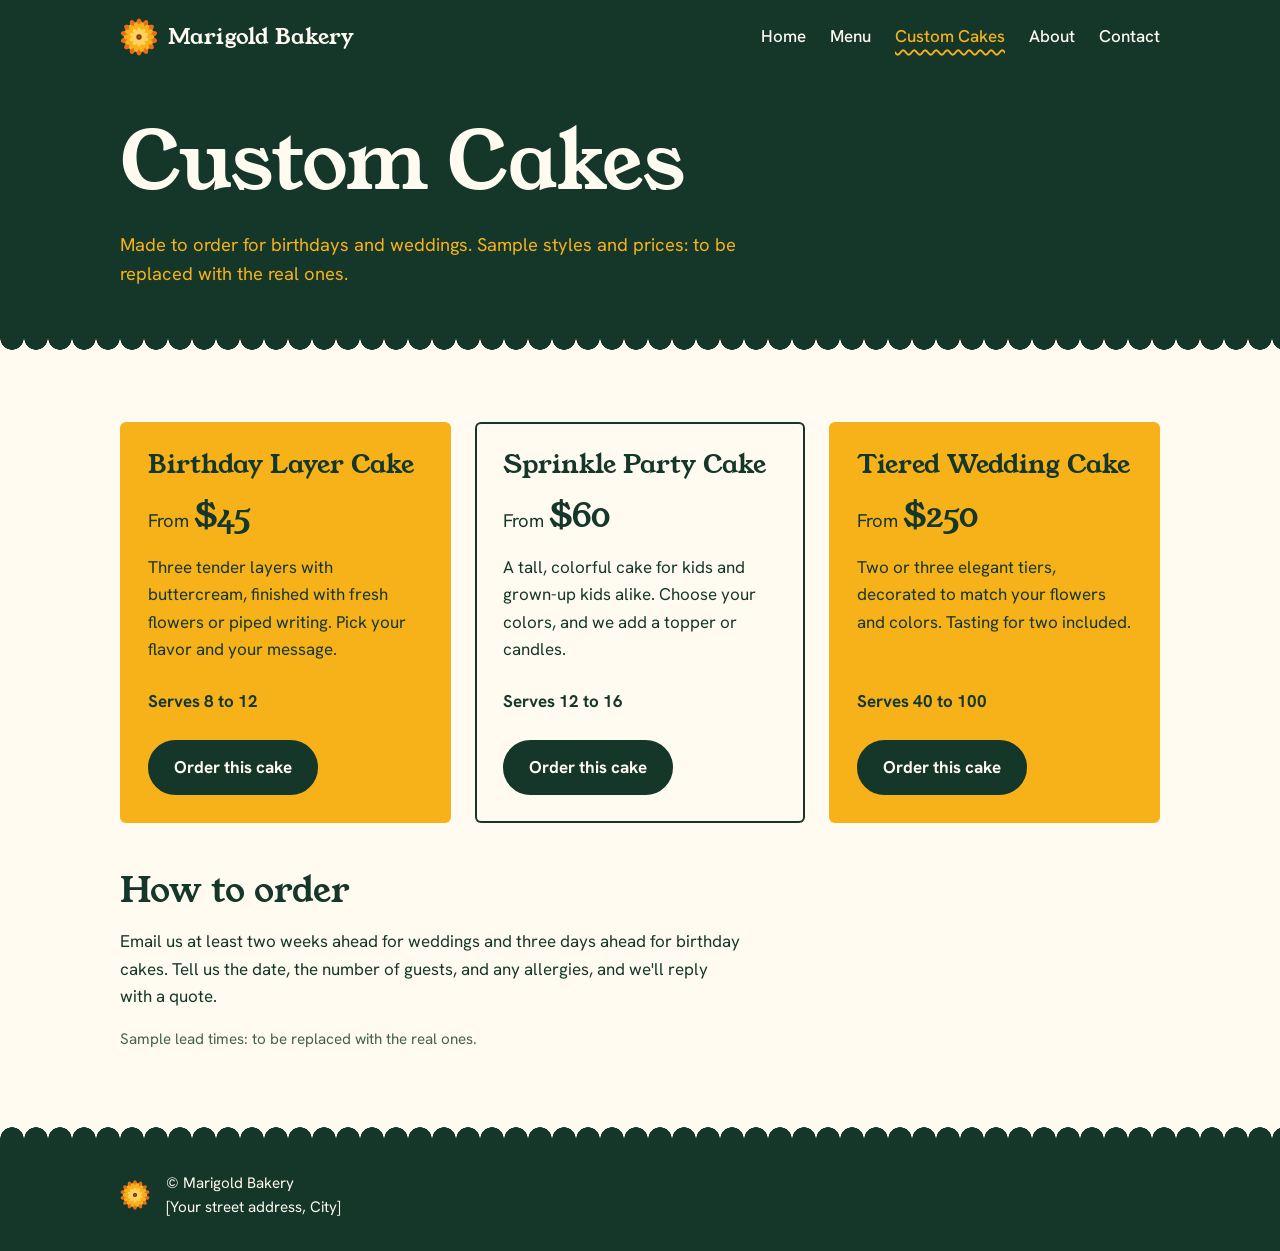
<file: app/cakes.html>
<!DOCTYPE html>
<html lang="en">
<head>
  <meta charset="utf-8">
  <meta name="viewport" content="width=device-width, initial-scale=1">
  <title>Custom Cakes - Marigold Bakery</title>
  <meta name="description" content="Custom birthday and wedding cakes from Marigold Bakery, with starting prices. Email us to order.">
  <meta name="theme-color" content="#15372A">
  <link rel="icon" href="data:image/svg+xml,%3Csvg%20xmlns%3D%22http%3A//www.w3.org/2000/svg%22%20viewBox%3D%22-100%20-100%20200%20200%22%3E%3Cg%20transform%3D%22rotate%280.00%29%22%3E%3Cellipse%20cy%3D%22-62%22%20rx%3D%2217%22%20ry%3D%2236%22%20fill%3D%22%23E5701A%22/%3E%3C/g%3E%3Cg%20transform%3D%22rotate%2825.71%29%22%3E%3Cellipse%20cy%3D%22-62%22%20rx%3D%2217%22%20ry%3D%2236%22%20fill%3D%22%23E5701A%22/%3E%3C/g%3E%3Cg%20transform%3D%22rotate%2851.43%29%22%3E%3Cellipse%20cy%3D%22-62%22%20rx%3D%2217%22%20ry%3D%2236%22%20fill%3D%22%23E5701A%22/%3E%3C/g%3E%3Cg%20transform%3D%22rotate%2877.14%29%22%3E%3Cellipse%20cy%3D%22-62%22%20rx%3D%2217%22%20ry%3D%2236%22%20fill%3D%22%23E5701A%22/%3E%3C/g%3E%3Cg%20transform%3D%22rotate%28102.86%29%22%3E%3Cellipse%20cy%3D%22-62%22%20rx%3D%2217%22%20ry%3D%2236%22%20fill%3D%22%23E5701A%22/%3E%3C/g%3E%3Cg%20transform%3D%22rotate%28128.57%29%22%3E%3Cellipse%20cy%3D%22-62%22%20rx%3D%2217%22%20ry%3D%2236%22%20fill%3D%22%23E5701A%22/%3E%3C/g%3E%3Cg%20transform%3D%22rotate%28154.29%29%22%3E%3Cellipse%20cy%3D%22-62%22%20rx%3D%2217%22%20ry%3D%2236%22%20fill%3D%22%23E5701A%22/%3E%3C/g%3E%3Cg%20transform%3D%22rotate%28180.00%29%22%3E%3Cellipse%20cy%3D%22-62%22%20rx%3D%2217%22%20ry%3D%2236%22%20fill%3D%22%23E5701A%22/%3E%3C/g%3E%3Cg%20transform%3D%22rotate%28205.71%29%22%3E%3Cellipse%20cy%3D%22-62%22%20rx%3D%2217%22%20ry%3D%2236%22%20fill%3D%22%23E5701A%22/%3E%3C/g%3E%3Cg%20transform%3D%22rotate%28231.43%29%22%3E%3Cellipse%20cy%3D%22-62%22%20rx%3D%2217%22%20ry%3D%2236%22%20fill%3D%22%23E5701A%22/%3E%3C/g%3E%3Cg%20transform%3D%22rotate%28257.14%29%22%3E%3Cellipse%20cy%3D%22-62%22%20rx%3D%2217%22%20ry%3D%2236%22%20fill%3D%22%23E5701A%22/%3E%3C/g%3E%3Cg%20transform%3D%22rotate%28282.86%29%22%3E%3Cellipse%20cy%3D%22-62%22%20rx%3D%2217%22%20ry%3D%2236%22%20fill%3D%22%23E5701A%22/%3E%3C/g%3E%3Cg%20transform%3D%22rotate%28308.57%29%22%3E%3Cellipse%20cy%3D%22-62%22%20rx%3D%2217%22%20ry%3D%2236%22%20fill%3D%22%23E5701A%22/%3E%3C/g%3E%3Cg%20transform%3D%22rotate%28334.29%29%22%3E%3Cellipse%20cy%3D%22-62%22%20rx%3D%2217%22%20ry%3D%2236%22%20fill%3D%22%23E5701A%22/%3E%3C/g%3E%3Cg%20transform%3D%22rotate%2812.86%29%22%3E%3Cellipse%20cy%3D%22-50%22%20rx%3D%2215%22%20ry%3D%2230%22%20fill%3D%22%23F7B21A%22/%3E%3C/g%3E%3Cg%20transform%3D%22rotate%2838.57%29%22%3E%3Cellipse%20cy%3D%22-50%22%20rx%3D%2215%22%20ry%3D%2230%22%20fill%3D%22%23F7B21A%22/%3E%3C/g%3E%3Cg%20transform%3D%22rotate%2864.29%29%22%3E%3Cellipse%20cy%3D%22-50%22%20rx%3D%2215%22%20ry%3D%2230%22%20fill%3D%22%23F7B21A%22/%3E%3C/g%3E%3Cg%20transform%3D%22rotate%2890.00%29%22%3E%3Cellipse%20cy%3D%22-50%22%20rx%3D%2215%22%20ry%3D%2230%22%20fill%3D%22%23F7B21A%22/%3E%3C/g%3E%3Cg%20transform%3D%22rotate%28115.71%29%22%3E%3Cellipse%20cy%3D%22-50%22%20rx%3D%2215%22%20ry%3D%2230%22%20fill%3D%22%23F7B21A%22/%3E%3C/g%3E%3Cg%20transform%3D%22rotate%28141.43%29%22%3E%3Cellipse%20cy%3D%22-50%22%20rx%3D%2215%22%20ry%3D%2230%22%20fill%3D%22%23F7B21A%22/%3E%3C/g%3E%3Cg%20transform%3D%22rotate%28167.14%29%22%3E%3Cellipse%20cy%3D%22-50%22%20rx%3D%2215%22%20ry%3D%2230%22%20fill%3D%22%23F7B21A%22/%3E%3C/g%3E%3Cg%20transform%3D%22rotate%28192.86%29%22%3E%3Cellipse%20cy%3D%22-50%22%20rx%3D%2215%22%20ry%3D%2230%22%20fill%3D%22%23F7B21A%22/%3E%3C/g%3E%3Cg%20transform%3D%22rotate%28218.57%29%22%3E%3Cellipse%20cy%3D%22-50%22%20rx%3D%2215%22%20ry%3D%2230%22%20fill%3D%22%23F7B21A%22/%3E%3C/g%3E%3Cg%20transform%3D%22rotate%28244.29%29%22%3E%3Cellipse%20cy%3D%22-50%22%20rx%3D%2215%22%20ry%3D%2230%22%20fill%3D%22%23F7B21A%22/%3E%3C/g%3E%3Cg%20transform%3D%22rotate%28270.00%29%22%3E%3Cellipse%20cy%3D%22-50%22%20rx%3D%2215%22%20ry%3D%2230%22%20fill%3D%22%23F7B21A%22/%3E%3C/g%3E%3Cg%20transform%3D%22rotate%28295.71%29%22%3E%3Cellipse%20cy%3D%22-50%22%20rx%3D%2215%22%20ry%3D%2230%22%20fill%3D%22%23F7B21A%22/%3E%3C/g%3E%3Cg%20transform%3D%22rotate%28321.43%29%22%3E%3Cellipse%20cy%3D%22-50%22%20rx%3D%2215%22%20ry%3D%2230%22%20fill%3D%22%23F7B21A%22/%3E%3C/g%3E%3Cg%20transform%3D%22rotate%28347.14%29%22%3E%3Cellipse%20cy%3D%22-50%22%20rx%3D%2215%22%20ry%3D%2230%22%20fill%3D%22%23F7B21A%22/%3E%3C/g%3E%3Cg%20transform%3D%22rotate%280.00%29%22%3E%3Cellipse%20cy%3D%22-30%22%20rx%3D%2211%22%20ry%3D%2220%22%20fill%3D%22%23FFD25E%22/%3E%3C/g%3E%3Cg%20transform%3D%22rotate%2836.00%29%22%3E%3Cellipse%20cy%3D%22-30%22%20rx%3D%2211%22%20ry%3D%2220%22%20fill%3D%22%23FFD25E%22/%3E%3C/g%3E%3Cg%20transform%3D%22rotate%2872.00%29%22%3E%3Cellipse%20cy%3D%22-30%22%20rx%3D%2211%22%20ry%3D%2220%22%20fill%3D%22%23FFD25E%22/%3E%3C/g%3E%3Cg%20transform%3D%22rotate%28108.00%29%22%3E%3Cellipse%20cy%3D%22-30%22%20rx%3D%2211%22%20ry%3D%2220%22%20fill%3D%22%23FFD25E%22/%3E%3C/g%3E%3Cg%20transform%3D%22rotate%28144.00%29%22%3E%3Cellipse%20cy%3D%22-30%22%20rx%3D%2211%22%20ry%3D%2220%22%20fill%3D%22%23FFD25E%22/%3E%3C/g%3E%3Cg%20transform%3D%22rotate%28180.00%29%22%3E%3Cellipse%20cy%3D%22-30%22%20rx%3D%2211%22%20ry%3D%2220%22%20fill%3D%22%23FFD25E%22/%3E%3C/g%3E%3Cg%20transform%3D%22rotate%28216.00%29%22%3E%3Cellipse%20cy%3D%22-30%22%20rx%3D%2211%22%20ry%3D%2220%22%20fill%3D%22%23FFD25E%22/%3E%3C/g%3E%3Cg%20transform%3D%22rotate%28252.00%29%22%3E%3Cellipse%20cy%3D%22-30%22%20rx%3D%2211%22%20ry%3D%2220%22%20fill%3D%22%23FFD25E%22/%3E%3C/g%3E%3Cg%20transform%3D%22rotate%28288.00%29%22%3E%3Cellipse%20cy%3D%22-30%22%20rx%3D%2211%22%20ry%3D%2220%22%20fill%3D%22%23FFD25E%22/%3E%3C/g%3E%3Cg%20transform%3D%22rotate%28324.00%29%22%3E%3Cellipse%20cy%3D%22-30%22%20rx%3D%2211%22%20ry%3D%2220%22%20fill%3D%22%23FFD25E%22/%3E%3C/g%3E%3Ccircle%20r%3D%2214%22%20fill%3D%22%237A3208%22/%3E%3Ccircle%20r%3D%227%22%20fill%3D%22%23A8500F%22/%3E%3C/svg%3E">
  <link rel="preconnect" href="https://fonts.googleapis.com">
  <link rel="preconnect" href="https://fonts.gstatic.com" crossorigin>
  <link rel="stylesheet" href="https://fonts.googleapis.com/css2?family=Hanken+Grotesk:wght@400;500;700&amp;family=Young+Serif&amp;display=swap">
  <link rel="stylesheet" href="style.css">
</head>
<body class="">
  <svg width="0" height="0" style="position:absolute" aria-hidden="true" focusable="false"><symbol id="flower" viewBox="-100 -100 200 200"><g transform="rotate(0.00)"><ellipse cy="-62" rx="17" ry="36" fill="#E5701A"/></g><g transform="rotate(25.71)"><ellipse cy="-62" rx="17" ry="36" fill="#E5701A"/></g><g transform="rotate(51.43)"><ellipse cy="-62" rx="17" ry="36" fill="#E5701A"/></g><g transform="rotate(77.14)"><ellipse cy="-62" rx="17" ry="36" fill="#E5701A"/></g><g transform="rotate(102.86)"><ellipse cy="-62" rx="17" ry="36" fill="#E5701A"/></g><g transform="rotate(128.57)"><ellipse cy="-62" rx="17" ry="36" fill="#E5701A"/></g><g transform="rotate(154.29)"><ellipse cy="-62" rx="17" ry="36" fill="#E5701A"/></g><g transform="rotate(180.00)"><ellipse cy="-62" rx="17" ry="36" fill="#E5701A"/></g><g transform="rotate(205.71)"><ellipse cy="-62" rx="17" ry="36" fill="#E5701A"/></g><g transform="rotate(231.43)"><ellipse cy="-62" rx="17" ry="36" fill="#E5701A"/></g><g transform="rotate(257.14)"><ellipse cy="-62" rx="17" ry="36" fill="#E5701A"/></g><g transform="rotate(282.86)"><ellipse cy="-62" rx="17" ry="36" fill="#E5701A"/></g><g transform="rotate(308.57)"><ellipse cy="-62" rx="17" ry="36" fill="#E5701A"/></g><g transform="rotate(334.29)"><ellipse cy="-62" rx="17" ry="36" fill="#E5701A"/></g><g transform="rotate(12.86)"><ellipse cy="-50" rx="15" ry="30" fill="#F7B21A"/></g><g transform="rotate(38.57)"><ellipse cy="-50" rx="15" ry="30" fill="#F7B21A"/></g><g transform="rotate(64.29)"><ellipse cy="-50" rx="15" ry="30" fill="#F7B21A"/></g><g transform="rotate(90.00)"><ellipse cy="-50" rx="15" ry="30" fill="#F7B21A"/></g><g transform="rotate(115.71)"><ellipse cy="-50" rx="15" ry="30" fill="#F7B21A"/></g><g transform="rotate(141.43)"><ellipse cy="-50" rx="15" ry="30" fill="#F7B21A"/></g><g transform="rotate(167.14)"><ellipse cy="-50" rx="15" ry="30" fill="#F7B21A"/></g><g transform="rotate(192.86)"><ellipse cy="-50" rx="15" ry="30" fill="#F7B21A"/></g><g transform="rotate(218.57)"><ellipse cy="-50" rx="15" ry="30" fill="#F7B21A"/></g><g transform="rotate(244.29)"><ellipse cy="-50" rx="15" ry="30" fill="#F7B21A"/></g><g transform="rotate(270.00)"><ellipse cy="-50" rx="15" ry="30" fill="#F7B21A"/></g><g transform="rotate(295.71)"><ellipse cy="-50" rx="15" ry="30" fill="#F7B21A"/></g><g transform="rotate(321.43)"><ellipse cy="-50" rx="15" ry="30" fill="#F7B21A"/></g><g transform="rotate(347.14)"><ellipse cy="-50" rx="15" ry="30" fill="#F7B21A"/></g><g transform="rotate(0.00)"><ellipse cy="-30" rx="11" ry="20" fill="#FFD25E"/></g><g transform="rotate(36.00)"><ellipse cy="-30" rx="11" ry="20" fill="#FFD25E"/></g><g transform="rotate(72.00)"><ellipse cy="-30" rx="11" ry="20" fill="#FFD25E"/></g><g transform="rotate(108.00)"><ellipse cy="-30" rx="11" ry="20" fill="#FFD25E"/></g><g transform="rotate(144.00)"><ellipse cy="-30" rx="11" ry="20" fill="#FFD25E"/></g><g transform="rotate(180.00)"><ellipse cy="-30" rx="11" ry="20" fill="#FFD25E"/></g><g transform="rotate(216.00)"><ellipse cy="-30" rx="11" ry="20" fill="#FFD25E"/></g><g transform="rotate(252.00)"><ellipse cy="-30" rx="11" ry="20" fill="#FFD25E"/></g><g transform="rotate(288.00)"><ellipse cy="-30" rx="11" ry="20" fill="#FFD25E"/></g><g transform="rotate(324.00)"><ellipse cy="-30" rx="11" ry="20" fill="#FFD25E"/></g><circle r="14" fill="#7A3208"/><circle r="7" fill="#A8500F"/></symbol></svg>
  <header class="site">
    <div class="wrap bar">
      <a class="brand" href="index.html"><svg width="38" height="38" aria-hidden="true"><use href="#flower"/></svg><span>Marigold Bakery</span></a>
      <nav aria-label="Main"><ul><li><a href="index.html">Home</a></li><li><a href="menu.html">Menu</a></li><li><a href="cakes.html" aria-current="page">Custom Cakes</a></li><li><a href="about.html">About</a></li><li><a href="contact.html">Contact</a></li></ul></nav>
    </div>
  </header>
  <section class="page-head">
    <div class="wrap">
      <h1>Custom Cakes</h1>
      <p class="lede">Made to order for birthdays and weddings. Sample styles and prices: to be replaced with the real ones.</p>
    </div>
  </section>
  <div class="edge" aria-hidden="true"></div>

  <main class="block">
    <div class="wrap">
      <!-- EDIT: the three cakes below are SAMPLES. Change the name, price, description and servings.
           The "Order this cake" buttons open an email to the address in the href (hello@example.com): replace it in all three. -->
      <div class="cakes">
        <article class="cake">
          <h2>Birthday Layer Cake</h2>
          <p class="from">From <strong>$45</strong></p>
          <p>Three tender layers with buttercream, finished with fresh flowers or piped writing. Pick your flavor and your message.</p>
          <p class="serves">Serves 8 to 12</p>
          <a class="button dark" href="mailto:hello@example.com?subject=Custom%20cake%20order&amp;body=Hello%20Marigold%20Bakery%2C%0A%0AI%27d%20like%20to%20order%20a%20custom%20cake.%0A%0ACake%20style%3A%20%0ADate%20needed%3A%20%0ANumber%20of%20guests%3A%20%0AFlavors%20or%20allergies%3A%20%0AMy%20phone%20number%3A%20">Order this cake</a>
        </article>
        <article class="cake">
          <h2>Sprinkle Party Cake</h2>
          <p class="from">From <strong>$60</strong></p>
          <p>A tall, colorful cake for kids and grown-up kids alike. Choose your colors, and we add a topper or candles.</p>
          <p class="serves">Serves 12 to 16</p>
          <a class="button dark" href="mailto:hello@example.com?subject=Custom%20cake%20order&amp;body=Hello%20Marigold%20Bakery%2C%0A%0AI%27d%20like%20to%20order%20a%20custom%20cake.%0A%0ACake%20style%3A%20%0ADate%20needed%3A%20%0ANumber%20of%20guests%3A%20%0AFlavors%20or%20allergies%3A%20%0AMy%20phone%20number%3A%20">Order this cake</a>
        </article>
        <article class="cake">
          <h2>Tiered Wedding Cake</h2>
          <p class="from">From <strong>$250</strong></p>
          <p>Two or three elegant tiers, decorated to match your flowers and colors. Tasting for two included.</p>
          <p class="serves">Serves 40 to 100</p>
          <a class="button dark" href="mailto:hello@example.com?subject=Custom%20cake%20order&amp;body=Hello%20Marigold%20Bakery%2C%0A%0AI%27d%20like%20to%20order%20a%20custom%20cake.%0A%0ACake%20style%3A%20%0ADate%20needed%3A%20%0ANumber%20of%20guests%3A%20%0AFlavors%20or%20allergies%3A%20%0AMy%20phone%20number%3A%20">Order this cake</a>
        </article>
      </div>

      <section class="cake-howto">
        <h2>How to order</h2>
        <p>Email us at least two weeks ahead for weddings and three days ahead for birthday cakes. Tell us the date, the number of guests, and any allergies, and we'll reply with a quote.</p>
        <p class="note">Sample lead times: to be replaced with the real ones.</p>
      </section>
    </div>
  </main>

  <footer class="site">
    <div class="wrap foot">
      <svg width="30" height="30" aria-hidden="true"><use href="#flower"/></svg>
      <div>
        <p>&copy; Marigold Bakery</p>
        <p>[Your street address, City]</p>
      </div>
    </div>
  </footer>
</body>
</html>
</file>
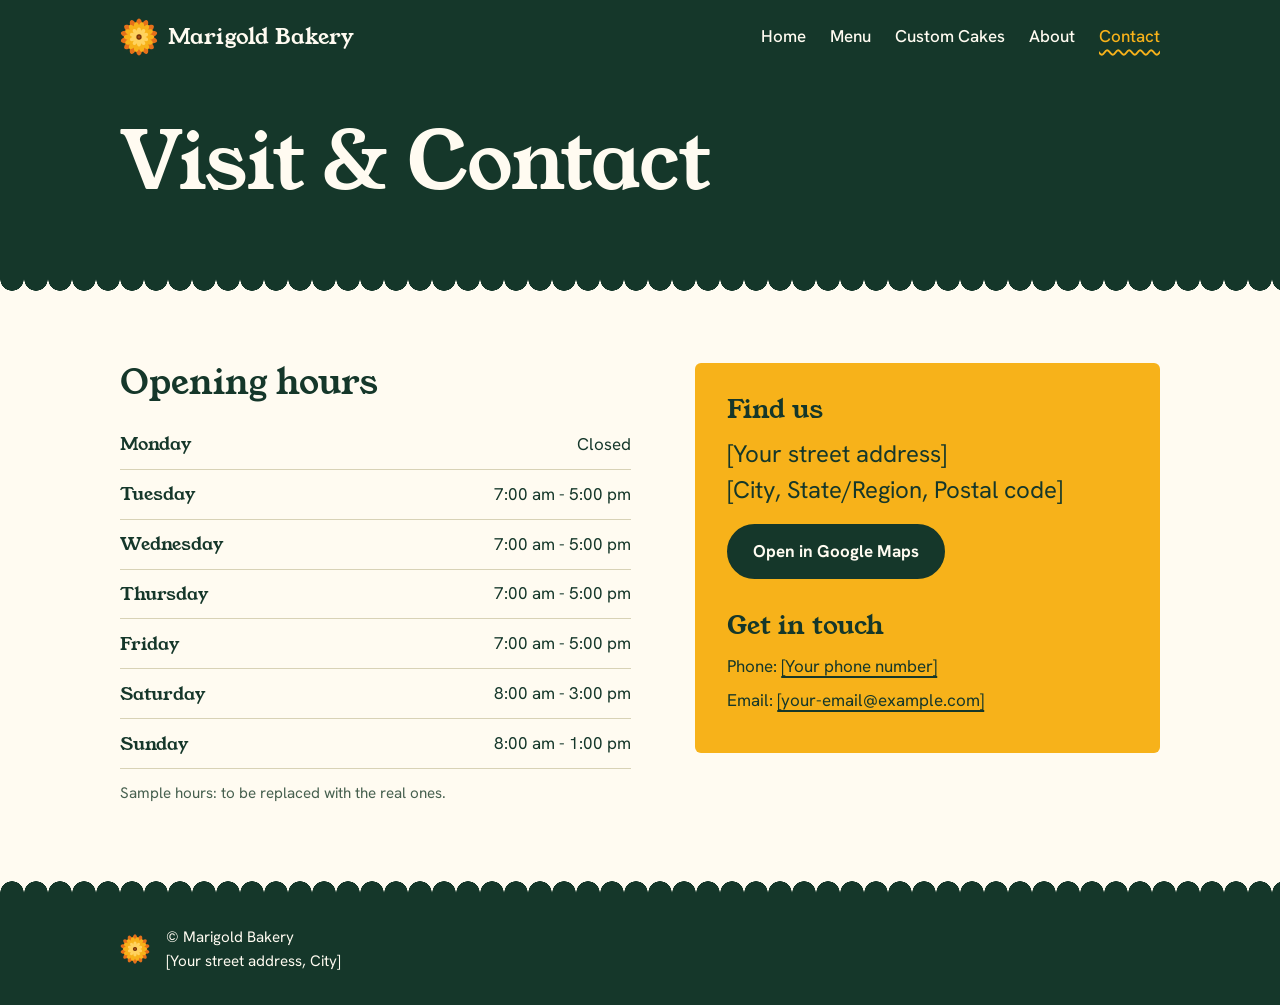
<file: app/contact.html>
<!DOCTYPE html>
<html lang="en">
<head>
  <meta charset="utf-8">
  <meta name="viewport" content="width=device-width, initial-scale=1">
  <title>Contact - Marigold Bakery</title>
  <meta name="description" content="Opening hours, address, phone and email for Marigold Bakery.">
  <meta name="theme-color" content="#15372A">
  <link rel="icon" href="data:image/svg+xml,%3Csvg%20xmlns%3D%22http%3A//www.w3.org/2000/svg%22%20viewBox%3D%22-100%20-100%20200%20200%22%3E%3Cg%20transform%3D%22rotate%280.00%29%22%3E%3Cellipse%20cy%3D%22-62%22%20rx%3D%2217%22%20ry%3D%2236%22%20fill%3D%22%23E5701A%22/%3E%3C/g%3E%3Cg%20transform%3D%22rotate%2825.71%29%22%3E%3Cellipse%20cy%3D%22-62%22%20rx%3D%2217%22%20ry%3D%2236%22%20fill%3D%22%23E5701A%22/%3E%3C/g%3E%3Cg%20transform%3D%22rotate%2851.43%29%22%3E%3Cellipse%20cy%3D%22-62%22%20rx%3D%2217%22%20ry%3D%2236%22%20fill%3D%22%23E5701A%22/%3E%3C/g%3E%3Cg%20transform%3D%22rotate%2877.14%29%22%3E%3Cellipse%20cy%3D%22-62%22%20rx%3D%2217%22%20ry%3D%2236%22%20fill%3D%22%23E5701A%22/%3E%3C/g%3E%3Cg%20transform%3D%22rotate%28102.86%29%22%3E%3Cellipse%20cy%3D%22-62%22%20rx%3D%2217%22%20ry%3D%2236%22%20fill%3D%22%23E5701A%22/%3E%3C/g%3E%3Cg%20transform%3D%22rotate%28128.57%29%22%3E%3Cellipse%20cy%3D%22-62%22%20rx%3D%2217%22%20ry%3D%2236%22%20fill%3D%22%23E5701A%22/%3E%3C/g%3E%3Cg%20transform%3D%22rotate%28154.29%29%22%3E%3Cellipse%20cy%3D%22-62%22%20rx%3D%2217%22%20ry%3D%2236%22%20fill%3D%22%23E5701A%22/%3E%3C/g%3E%3Cg%20transform%3D%22rotate%28180.00%29%22%3E%3Cellipse%20cy%3D%22-62%22%20rx%3D%2217%22%20ry%3D%2236%22%20fill%3D%22%23E5701A%22/%3E%3C/g%3E%3Cg%20transform%3D%22rotate%28205.71%29%22%3E%3Cellipse%20cy%3D%22-62%22%20rx%3D%2217%22%20ry%3D%2236%22%20fill%3D%22%23E5701A%22/%3E%3C/g%3E%3Cg%20transform%3D%22rotate%28231.43%29%22%3E%3Cellipse%20cy%3D%22-62%22%20rx%3D%2217%22%20ry%3D%2236%22%20fill%3D%22%23E5701A%22/%3E%3C/g%3E%3Cg%20transform%3D%22rotate%28257.14%29%22%3E%3Cellipse%20cy%3D%22-62%22%20rx%3D%2217%22%20ry%3D%2236%22%20fill%3D%22%23E5701A%22/%3E%3C/g%3E%3Cg%20transform%3D%22rotate%28282.86%29%22%3E%3Cellipse%20cy%3D%22-62%22%20rx%3D%2217%22%20ry%3D%2236%22%20fill%3D%22%23E5701A%22/%3E%3C/g%3E%3Cg%20transform%3D%22rotate%28308.57%29%22%3E%3Cellipse%20cy%3D%22-62%22%20rx%3D%2217%22%20ry%3D%2236%22%20fill%3D%22%23E5701A%22/%3E%3C/g%3E%3Cg%20transform%3D%22rotate%28334.29%29%22%3E%3Cellipse%20cy%3D%22-62%22%20rx%3D%2217%22%20ry%3D%2236%22%20fill%3D%22%23E5701A%22/%3E%3C/g%3E%3Cg%20transform%3D%22rotate%2812.86%29%22%3E%3Cellipse%20cy%3D%22-50%22%20rx%3D%2215%22%20ry%3D%2230%22%20fill%3D%22%23F7B21A%22/%3E%3C/g%3E%3Cg%20transform%3D%22rotate%2838.57%29%22%3E%3Cellipse%20cy%3D%22-50%22%20rx%3D%2215%22%20ry%3D%2230%22%20fill%3D%22%23F7B21A%22/%3E%3C/g%3E%3Cg%20transform%3D%22rotate%2864.29%29%22%3E%3Cellipse%20cy%3D%22-50%22%20rx%3D%2215%22%20ry%3D%2230%22%20fill%3D%22%23F7B21A%22/%3E%3C/g%3E%3Cg%20transform%3D%22rotate%2890.00%29%22%3E%3Cellipse%20cy%3D%22-50%22%20rx%3D%2215%22%20ry%3D%2230%22%20fill%3D%22%23F7B21A%22/%3E%3C/g%3E%3Cg%20transform%3D%22rotate%28115.71%29%22%3E%3Cellipse%20cy%3D%22-50%22%20rx%3D%2215%22%20ry%3D%2230%22%20fill%3D%22%23F7B21A%22/%3E%3C/g%3E%3Cg%20transform%3D%22rotate%28141.43%29%22%3E%3Cellipse%20cy%3D%22-50%22%20rx%3D%2215%22%20ry%3D%2230%22%20fill%3D%22%23F7B21A%22/%3E%3C/g%3E%3Cg%20transform%3D%22rotate%28167.14%29%22%3E%3Cellipse%20cy%3D%22-50%22%20rx%3D%2215%22%20ry%3D%2230%22%20fill%3D%22%23F7B21A%22/%3E%3C/g%3E%3Cg%20transform%3D%22rotate%28192.86%29%22%3E%3Cellipse%20cy%3D%22-50%22%20rx%3D%2215%22%20ry%3D%2230%22%20fill%3D%22%23F7B21A%22/%3E%3C/g%3E%3Cg%20transform%3D%22rotate%28218.57%29%22%3E%3Cellipse%20cy%3D%22-50%22%20rx%3D%2215%22%20ry%3D%2230%22%20fill%3D%22%23F7B21A%22/%3E%3C/g%3E%3Cg%20transform%3D%22rotate%28244.29%29%22%3E%3Cellipse%20cy%3D%22-50%22%20rx%3D%2215%22%20ry%3D%2230%22%20fill%3D%22%23F7B21A%22/%3E%3C/g%3E%3Cg%20transform%3D%22rotate%28270.00%29%22%3E%3Cellipse%20cy%3D%22-50%22%20rx%3D%2215%22%20ry%3D%2230%22%20fill%3D%22%23F7B21A%22/%3E%3C/g%3E%3Cg%20transform%3D%22rotate%28295.71%29%22%3E%3Cellipse%20cy%3D%22-50%22%20rx%3D%2215%22%20ry%3D%2230%22%20fill%3D%22%23F7B21A%22/%3E%3C/g%3E%3Cg%20transform%3D%22rotate%28321.43%29%22%3E%3Cellipse%20cy%3D%22-50%22%20rx%3D%2215%22%20ry%3D%2230%22%20fill%3D%22%23F7B21A%22/%3E%3C/g%3E%3Cg%20transform%3D%22rotate%28347.14%29%22%3E%3Cellipse%20cy%3D%22-50%22%20rx%3D%2215%22%20ry%3D%2230%22%20fill%3D%22%23F7B21A%22/%3E%3C/g%3E%3Cg%20transform%3D%22rotate%280.00%29%22%3E%3Cellipse%20cy%3D%22-30%22%20rx%3D%2211%22%20ry%3D%2220%22%20fill%3D%22%23FFD25E%22/%3E%3C/g%3E%3Cg%20transform%3D%22rotate%2836.00%29%22%3E%3Cellipse%20cy%3D%22-30%22%20rx%3D%2211%22%20ry%3D%2220%22%20fill%3D%22%23FFD25E%22/%3E%3C/g%3E%3Cg%20transform%3D%22rotate%2872.00%29%22%3E%3Cellipse%20cy%3D%22-30%22%20rx%3D%2211%22%20ry%3D%2220%22%20fill%3D%22%23FFD25E%22/%3E%3C/g%3E%3Cg%20transform%3D%22rotate%28108.00%29%22%3E%3Cellipse%20cy%3D%22-30%22%20rx%3D%2211%22%20ry%3D%2220%22%20fill%3D%22%23FFD25E%22/%3E%3C/g%3E%3Cg%20transform%3D%22rotate%28144.00%29%22%3E%3Cellipse%20cy%3D%22-30%22%20rx%3D%2211%22%20ry%3D%2220%22%20fill%3D%22%23FFD25E%22/%3E%3C/g%3E%3Cg%20transform%3D%22rotate%28180.00%29%22%3E%3Cellipse%20cy%3D%22-30%22%20rx%3D%2211%22%20ry%3D%2220%22%20fill%3D%22%23FFD25E%22/%3E%3C/g%3E%3Cg%20transform%3D%22rotate%28216.00%29%22%3E%3Cellipse%20cy%3D%22-30%22%20rx%3D%2211%22%20ry%3D%2220%22%20fill%3D%22%23FFD25E%22/%3E%3C/g%3E%3Cg%20transform%3D%22rotate%28252.00%29%22%3E%3Cellipse%20cy%3D%22-30%22%20rx%3D%2211%22%20ry%3D%2220%22%20fill%3D%22%23FFD25E%22/%3E%3C/g%3E%3Cg%20transform%3D%22rotate%28288.00%29%22%3E%3Cellipse%20cy%3D%22-30%22%20rx%3D%2211%22%20ry%3D%2220%22%20fill%3D%22%23FFD25E%22/%3E%3C/g%3E%3Cg%20transform%3D%22rotate%28324.00%29%22%3E%3Cellipse%20cy%3D%22-30%22%20rx%3D%2211%22%20ry%3D%2220%22%20fill%3D%22%23FFD25E%22/%3E%3C/g%3E%3Ccircle%20r%3D%2214%22%20fill%3D%22%237A3208%22/%3E%3Ccircle%20r%3D%227%22%20fill%3D%22%23A8500F%22/%3E%3C/svg%3E">
  <link rel="preconnect" href="https://fonts.googleapis.com">
  <link rel="preconnect" href="https://fonts.gstatic.com" crossorigin>
  <link rel="stylesheet" href="https://fonts.googleapis.com/css2?family=Hanken+Grotesk:wght@400;500;700&amp;family=Young+Serif&amp;display=swap">
  <link rel="stylesheet" href="style.css">
</head>
<body class="">
  <svg width="0" height="0" style="position:absolute" aria-hidden="true" focusable="false"><symbol id="flower" viewBox="-100 -100 200 200"><g transform="rotate(0.00)"><ellipse cy="-62" rx="17" ry="36" fill="#E5701A"/></g><g transform="rotate(25.71)"><ellipse cy="-62" rx="17" ry="36" fill="#E5701A"/></g><g transform="rotate(51.43)"><ellipse cy="-62" rx="17" ry="36" fill="#E5701A"/></g><g transform="rotate(77.14)"><ellipse cy="-62" rx="17" ry="36" fill="#E5701A"/></g><g transform="rotate(102.86)"><ellipse cy="-62" rx="17" ry="36" fill="#E5701A"/></g><g transform="rotate(128.57)"><ellipse cy="-62" rx="17" ry="36" fill="#E5701A"/></g><g transform="rotate(154.29)"><ellipse cy="-62" rx="17" ry="36" fill="#E5701A"/></g><g transform="rotate(180.00)"><ellipse cy="-62" rx="17" ry="36" fill="#E5701A"/></g><g transform="rotate(205.71)"><ellipse cy="-62" rx="17" ry="36" fill="#E5701A"/></g><g transform="rotate(231.43)"><ellipse cy="-62" rx="17" ry="36" fill="#E5701A"/></g><g transform="rotate(257.14)"><ellipse cy="-62" rx="17" ry="36" fill="#E5701A"/></g><g transform="rotate(282.86)"><ellipse cy="-62" rx="17" ry="36" fill="#E5701A"/></g><g transform="rotate(308.57)"><ellipse cy="-62" rx="17" ry="36" fill="#E5701A"/></g><g transform="rotate(334.29)"><ellipse cy="-62" rx="17" ry="36" fill="#E5701A"/></g><g transform="rotate(12.86)"><ellipse cy="-50" rx="15" ry="30" fill="#F7B21A"/></g><g transform="rotate(38.57)"><ellipse cy="-50" rx="15" ry="30" fill="#F7B21A"/></g><g transform="rotate(64.29)"><ellipse cy="-50" rx="15" ry="30" fill="#F7B21A"/></g><g transform="rotate(90.00)"><ellipse cy="-50" rx="15" ry="30" fill="#F7B21A"/></g><g transform="rotate(115.71)"><ellipse cy="-50" rx="15" ry="30" fill="#F7B21A"/></g><g transform="rotate(141.43)"><ellipse cy="-50" rx="15" ry="30" fill="#F7B21A"/></g><g transform="rotate(167.14)"><ellipse cy="-50" rx="15" ry="30" fill="#F7B21A"/></g><g transform="rotate(192.86)"><ellipse cy="-50" rx="15" ry="30" fill="#F7B21A"/></g><g transform="rotate(218.57)"><ellipse cy="-50" rx="15" ry="30" fill="#F7B21A"/></g><g transform="rotate(244.29)"><ellipse cy="-50" rx="15" ry="30" fill="#F7B21A"/></g><g transform="rotate(270.00)"><ellipse cy="-50" rx="15" ry="30" fill="#F7B21A"/></g><g transform="rotate(295.71)"><ellipse cy="-50" rx="15" ry="30" fill="#F7B21A"/></g><g transform="rotate(321.43)"><ellipse cy="-50" rx="15" ry="30" fill="#F7B21A"/></g><g transform="rotate(347.14)"><ellipse cy="-50" rx="15" ry="30" fill="#F7B21A"/></g><g transform="rotate(0.00)"><ellipse cy="-30" rx="11" ry="20" fill="#FFD25E"/></g><g transform="rotate(36.00)"><ellipse cy="-30" rx="11" ry="20" fill="#FFD25E"/></g><g transform="rotate(72.00)"><ellipse cy="-30" rx="11" ry="20" fill="#FFD25E"/></g><g transform="rotate(108.00)"><ellipse cy="-30" rx="11" ry="20" fill="#FFD25E"/></g><g transform="rotate(144.00)"><ellipse cy="-30" rx="11" ry="20" fill="#FFD25E"/></g><g transform="rotate(180.00)"><ellipse cy="-30" rx="11" ry="20" fill="#FFD25E"/></g><g transform="rotate(216.00)"><ellipse cy="-30" rx="11" ry="20" fill="#FFD25E"/></g><g transform="rotate(252.00)"><ellipse cy="-30" rx="11" ry="20" fill="#FFD25E"/></g><g transform="rotate(288.00)"><ellipse cy="-30" rx="11" ry="20" fill="#FFD25E"/></g><g transform="rotate(324.00)"><ellipse cy="-30" rx="11" ry="20" fill="#FFD25E"/></g><circle r="14" fill="#7A3208"/><circle r="7" fill="#A8500F"/></symbol></svg>
  <header class="site">
    <div class="wrap bar">
      <a class="brand" href="index.html"><svg width="38" height="38" aria-hidden="true"><use href="#flower"/></svg><span>Marigold Bakery</span></a>
      <nav aria-label="Main"><ul><li><a href="index.html">Home</a></li><li><a href="menu.html">Menu</a></li><li><a href="cakes.html">Custom Cakes</a></li><li><a href="about.html">About</a></li><li><a href="contact.html" aria-current="page">Contact</a></li></ul></nav>
    </div>
  </header>
  <section class="page-head">
    <div class="wrap">
      <h1>Visit &amp; Contact</h1>
    </div>
  </section>
  <div class="edge" aria-hidden="true"></div>

  <main class="block">
    <div class="wrap contact-grid">
      <section>
        <h2>Opening hours</h2>
        <!-- EDIT: change the times, or write "Closed". Sample hours below. -->
        <table class="hours">
          <tbody>
            <tr><th scope="row">Monday</th><td>Closed</td></tr>
            <tr><th scope="row">Tuesday</th><td>7:00 am - 5:00 pm</td></tr>
            <tr><th scope="row">Wednesday</th><td>7:00 am - 5:00 pm</td></tr>
            <tr><th scope="row">Thursday</th><td>7:00 am - 5:00 pm</td></tr>
            <tr><th scope="row">Friday</th><td>7:00 am - 5:00 pm</td></tr>
            <tr><th scope="row">Saturday</th><td>8:00 am - 3:00 pm</td></tr>
            <tr><th scope="row">Sunday</th><td>8:00 am - 1:00 pm</td></tr>
          </tbody>
        </table>
        <p class="note">Sample hours: to be replaced with the real ones.</p>
      </section>

      <div class="visit">
        <section>
          <h2>Find us</h2>
          <!-- EDIT: put your address in the text AND in the map link below.
               In the map link, use + instead of spaces, e.g. 12+Main+Street+Springfield -->
          <address class="big">
            [Your street address]<br>
            [City, State/Region, Postal code]
          </address>
          <p><a class="button dark" href="https://www.google.com/maps/search/?api=1&amp;query=YOUR+ADDRESS+HERE" target="_blank" rel="noopener">Open in Google Maps</a></p>
        </section>

        <section>
          <h2>Get in touch</h2>
          <!-- EDIT: change the number after tel: (digits only, with country code) and the email after mailto: -->
          <p>Phone: <a href="tel:+10000000000">[Your phone number]</a></p>
          <p>Email: <a href="mailto:hello@example.com">[your-email@example.com]</a></p>
        </section>
      </div>
    </div>
  </main>
  <footer class="site">
    <div class="wrap foot">
      <svg width="30" height="30" aria-hidden="true"><use href="#flower"/></svg>
      <div>
        <p>&copy; Marigold Bakery</p>
        <p>[Your street address, City]</p>
      </div>
    </div>
  </footer>
</body>
</html>
</file>
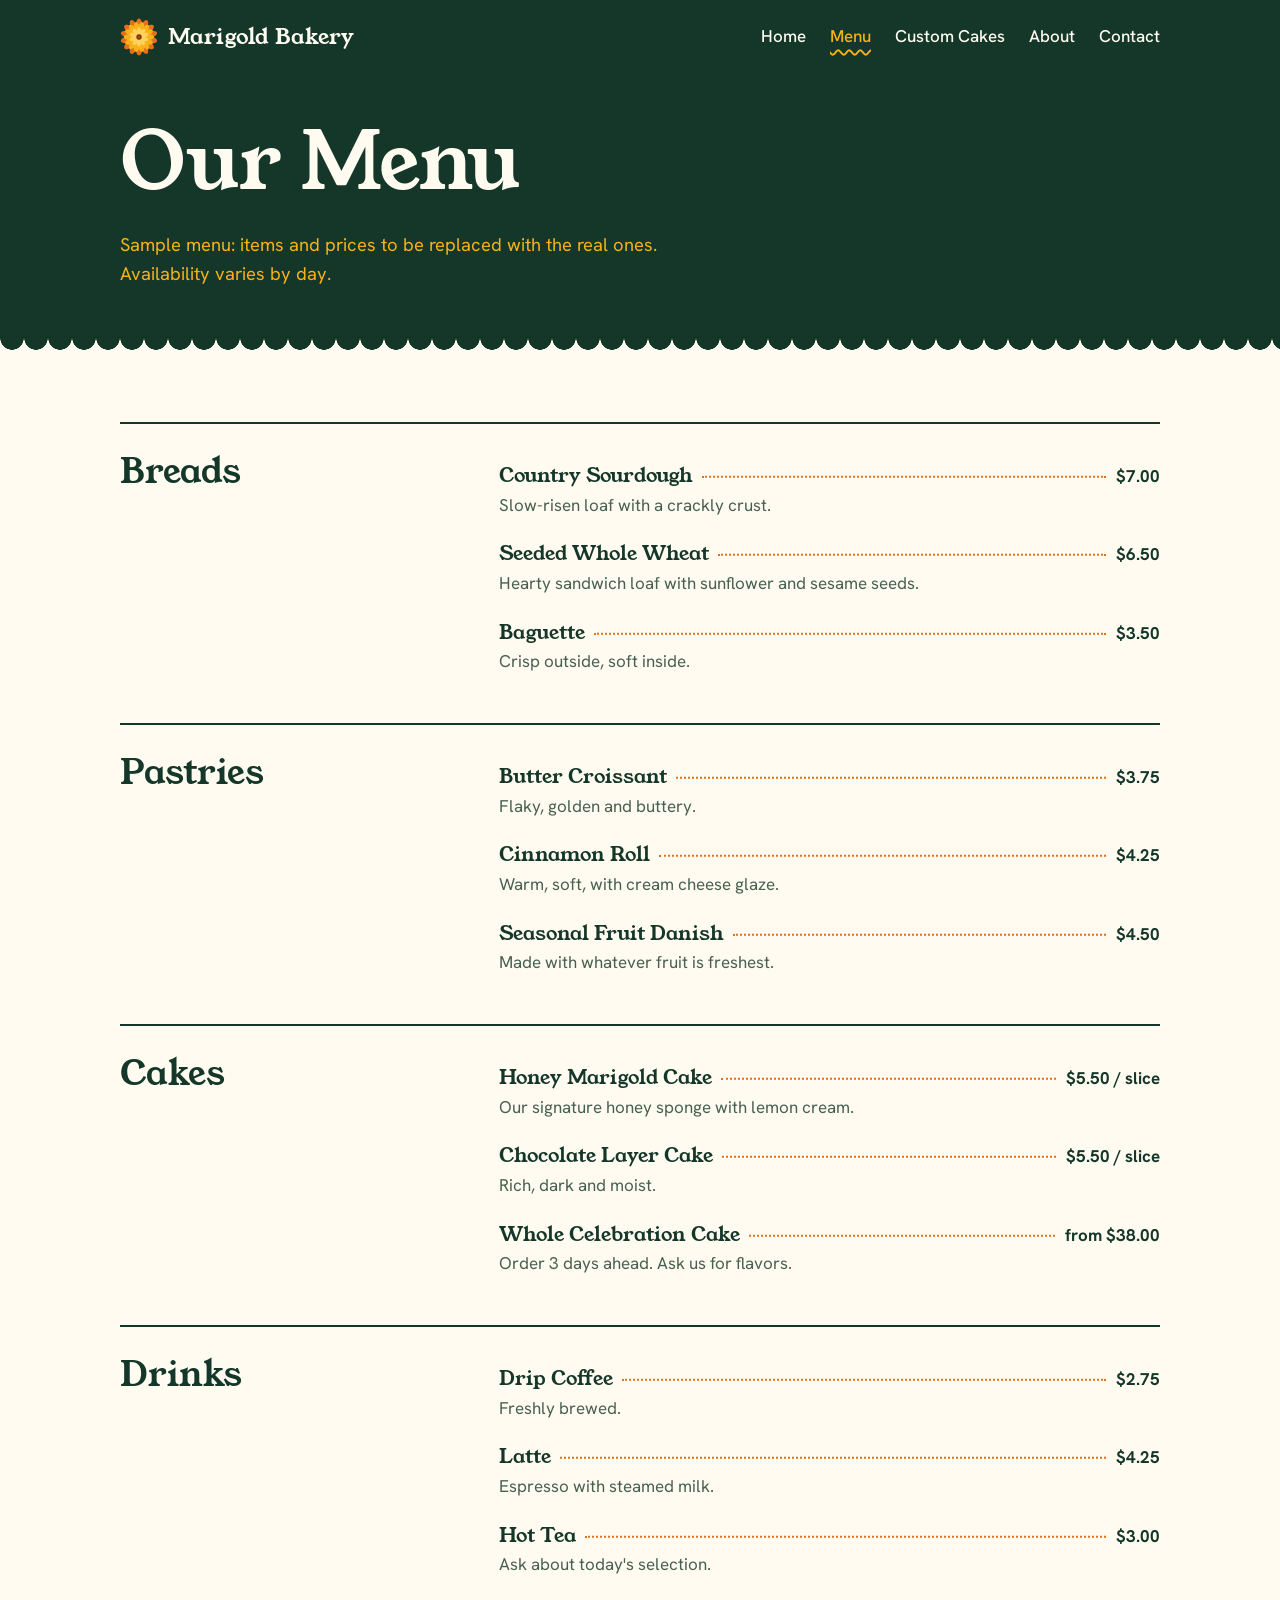
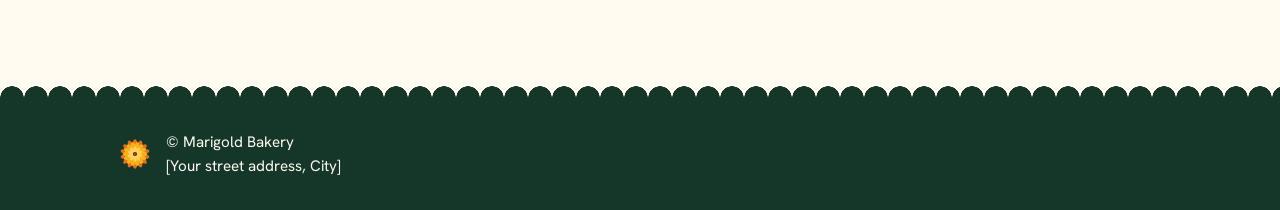
<file: app/menu.html>
<!DOCTYPE html>
<html lang="en">
<head>
  <meta charset="utf-8">
  <meta name="viewport" content="width=device-width, initial-scale=1">
  <title>Menu - Marigold Bakery</title>
  <meta name="description" content="The Marigold Bakery menu: breads, pastries, cakes and drinks, with prices.">
  <meta name="theme-color" content="#15372A">
  <link rel="icon" href="data:image/svg+xml,%3Csvg%20xmlns%3D%22http%3A//www.w3.org/2000/svg%22%20viewBox%3D%22-100%20-100%20200%20200%22%3E%3Cg%20transform%3D%22rotate%280.00%29%22%3E%3Cellipse%20cy%3D%22-62%22%20rx%3D%2217%22%20ry%3D%2236%22%20fill%3D%22%23E5701A%22/%3E%3C/g%3E%3Cg%20transform%3D%22rotate%2825.71%29%22%3E%3Cellipse%20cy%3D%22-62%22%20rx%3D%2217%22%20ry%3D%2236%22%20fill%3D%22%23E5701A%22/%3E%3C/g%3E%3Cg%20transform%3D%22rotate%2851.43%29%22%3E%3Cellipse%20cy%3D%22-62%22%20rx%3D%2217%22%20ry%3D%2236%22%20fill%3D%22%23E5701A%22/%3E%3C/g%3E%3Cg%20transform%3D%22rotate%2877.14%29%22%3E%3Cellipse%20cy%3D%22-62%22%20rx%3D%2217%22%20ry%3D%2236%22%20fill%3D%22%23E5701A%22/%3E%3C/g%3E%3Cg%20transform%3D%22rotate%28102.86%29%22%3E%3Cellipse%20cy%3D%22-62%22%20rx%3D%2217%22%20ry%3D%2236%22%20fill%3D%22%23E5701A%22/%3E%3C/g%3E%3Cg%20transform%3D%22rotate%28128.57%29%22%3E%3Cellipse%20cy%3D%22-62%22%20rx%3D%2217%22%20ry%3D%2236%22%20fill%3D%22%23E5701A%22/%3E%3C/g%3E%3Cg%20transform%3D%22rotate%28154.29%29%22%3E%3Cellipse%20cy%3D%22-62%22%20rx%3D%2217%22%20ry%3D%2236%22%20fill%3D%22%23E5701A%22/%3E%3C/g%3E%3Cg%20transform%3D%22rotate%28180.00%29%22%3E%3Cellipse%20cy%3D%22-62%22%20rx%3D%2217%22%20ry%3D%2236%22%20fill%3D%22%23E5701A%22/%3E%3C/g%3E%3Cg%20transform%3D%22rotate%28205.71%29%22%3E%3Cellipse%20cy%3D%22-62%22%20rx%3D%2217%22%20ry%3D%2236%22%20fill%3D%22%23E5701A%22/%3E%3C/g%3E%3Cg%20transform%3D%22rotate%28231.43%29%22%3E%3Cellipse%20cy%3D%22-62%22%20rx%3D%2217%22%20ry%3D%2236%22%20fill%3D%22%23E5701A%22/%3E%3C/g%3E%3Cg%20transform%3D%22rotate%28257.14%29%22%3E%3Cellipse%20cy%3D%22-62%22%20rx%3D%2217%22%20ry%3D%2236%22%20fill%3D%22%23E5701A%22/%3E%3C/g%3E%3Cg%20transform%3D%22rotate%28282.86%29%22%3E%3Cellipse%20cy%3D%22-62%22%20rx%3D%2217%22%20ry%3D%2236%22%20fill%3D%22%23E5701A%22/%3E%3C/g%3E%3Cg%20transform%3D%22rotate%28308.57%29%22%3E%3Cellipse%20cy%3D%22-62%22%20rx%3D%2217%22%20ry%3D%2236%22%20fill%3D%22%23E5701A%22/%3E%3C/g%3E%3Cg%20transform%3D%22rotate%28334.29%29%22%3E%3Cellipse%20cy%3D%22-62%22%20rx%3D%2217%22%20ry%3D%2236%22%20fill%3D%22%23E5701A%22/%3E%3C/g%3E%3Cg%20transform%3D%22rotate%2812.86%29%22%3E%3Cellipse%20cy%3D%22-50%22%20rx%3D%2215%22%20ry%3D%2230%22%20fill%3D%22%23F7B21A%22/%3E%3C/g%3E%3Cg%20transform%3D%22rotate%2838.57%29%22%3E%3Cellipse%20cy%3D%22-50%22%20rx%3D%2215%22%20ry%3D%2230%22%20fill%3D%22%23F7B21A%22/%3E%3C/g%3E%3Cg%20transform%3D%22rotate%2864.29%29%22%3E%3Cellipse%20cy%3D%22-50%22%20rx%3D%2215%22%20ry%3D%2230%22%20fill%3D%22%23F7B21A%22/%3E%3C/g%3E%3Cg%20transform%3D%22rotate%2890.00%29%22%3E%3Cellipse%20cy%3D%22-50%22%20rx%3D%2215%22%20ry%3D%2230%22%20fill%3D%22%23F7B21A%22/%3E%3C/g%3E%3Cg%20transform%3D%22rotate%28115.71%29%22%3E%3Cellipse%20cy%3D%22-50%22%20rx%3D%2215%22%20ry%3D%2230%22%20fill%3D%22%23F7B21A%22/%3E%3C/g%3E%3Cg%20transform%3D%22rotate%28141.43%29%22%3E%3Cellipse%20cy%3D%22-50%22%20rx%3D%2215%22%20ry%3D%2230%22%20fill%3D%22%23F7B21A%22/%3E%3C/g%3E%3Cg%20transform%3D%22rotate%28167.14%29%22%3E%3Cellipse%20cy%3D%22-50%22%20rx%3D%2215%22%20ry%3D%2230%22%20fill%3D%22%23F7B21A%22/%3E%3C/g%3E%3Cg%20transform%3D%22rotate%28192.86%29%22%3E%3Cellipse%20cy%3D%22-50%22%20rx%3D%2215%22%20ry%3D%2230%22%20fill%3D%22%23F7B21A%22/%3E%3C/g%3E%3Cg%20transform%3D%22rotate%28218.57%29%22%3E%3Cellipse%20cy%3D%22-50%22%20rx%3D%2215%22%20ry%3D%2230%22%20fill%3D%22%23F7B21A%22/%3E%3C/g%3E%3Cg%20transform%3D%22rotate%28244.29%29%22%3E%3Cellipse%20cy%3D%22-50%22%20rx%3D%2215%22%20ry%3D%2230%22%20fill%3D%22%23F7B21A%22/%3E%3C/g%3E%3Cg%20transform%3D%22rotate%28270.00%29%22%3E%3Cellipse%20cy%3D%22-50%22%20rx%3D%2215%22%20ry%3D%2230%22%20fill%3D%22%23F7B21A%22/%3E%3C/g%3E%3Cg%20transform%3D%22rotate%28295.71%29%22%3E%3Cellipse%20cy%3D%22-50%22%20rx%3D%2215%22%20ry%3D%2230%22%20fill%3D%22%23F7B21A%22/%3E%3C/g%3E%3Cg%20transform%3D%22rotate%28321.43%29%22%3E%3Cellipse%20cy%3D%22-50%22%20rx%3D%2215%22%20ry%3D%2230%22%20fill%3D%22%23F7B21A%22/%3E%3C/g%3E%3Cg%20transform%3D%22rotate%28347.14%29%22%3E%3Cellipse%20cy%3D%22-50%22%20rx%3D%2215%22%20ry%3D%2230%22%20fill%3D%22%23F7B21A%22/%3E%3C/g%3E%3Cg%20transform%3D%22rotate%280.00%29%22%3E%3Cellipse%20cy%3D%22-30%22%20rx%3D%2211%22%20ry%3D%2220%22%20fill%3D%22%23FFD25E%22/%3E%3C/g%3E%3Cg%20transform%3D%22rotate%2836.00%29%22%3E%3Cellipse%20cy%3D%22-30%22%20rx%3D%2211%22%20ry%3D%2220%22%20fill%3D%22%23FFD25E%22/%3E%3C/g%3E%3Cg%20transform%3D%22rotate%2872.00%29%22%3E%3Cellipse%20cy%3D%22-30%22%20rx%3D%2211%22%20ry%3D%2220%22%20fill%3D%22%23FFD25E%22/%3E%3C/g%3E%3Cg%20transform%3D%22rotate%28108.00%29%22%3E%3Cellipse%20cy%3D%22-30%22%20rx%3D%2211%22%20ry%3D%2220%22%20fill%3D%22%23FFD25E%22/%3E%3C/g%3E%3Cg%20transform%3D%22rotate%28144.00%29%22%3E%3Cellipse%20cy%3D%22-30%22%20rx%3D%2211%22%20ry%3D%2220%22%20fill%3D%22%23FFD25E%22/%3E%3C/g%3E%3Cg%20transform%3D%22rotate%28180.00%29%22%3E%3Cellipse%20cy%3D%22-30%22%20rx%3D%2211%22%20ry%3D%2220%22%20fill%3D%22%23FFD25E%22/%3E%3C/g%3E%3Cg%20transform%3D%22rotate%28216.00%29%22%3E%3Cellipse%20cy%3D%22-30%22%20rx%3D%2211%22%20ry%3D%2220%22%20fill%3D%22%23FFD25E%22/%3E%3C/g%3E%3Cg%20transform%3D%22rotate%28252.00%29%22%3E%3Cellipse%20cy%3D%22-30%22%20rx%3D%2211%22%20ry%3D%2220%22%20fill%3D%22%23FFD25E%22/%3E%3C/g%3E%3Cg%20transform%3D%22rotate%28288.00%29%22%3E%3Cellipse%20cy%3D%22-30%22%20rx%3D%2211%22%20ry%3D%2220%22%20fill%3D%22%23FFD25E%22/%3E%3C/g%3E%3Cg%20transform%3D%22rotate%28324.00%29%22%3E%3Cellipse%20cy%3D%22-30%22%20rx%3D%2211%22%20ry%3D%2220%22%20fill%3D%22%23FFD25E%22/%3E%3C/g%3E%3Ccircle%20r%3D%2214%22%20fill%3D%22%237A3208%22/%3E%3Ccircle%20r%3D%227%22%20fill%3D%22%23A8500F%22/%3E%3C/svg%3E">
  <link rel="preconnect" href="https://fonts.googleapis.com">
  <link rel="preconnect" href="https://fonts.gstatic.com" crossorigin>
  <link rel="stylesheet" href="https://fonts.googleapis.com/css2?family=Hanken+Grotesk:wght@400;500;700&amp;family=Young+Serif&amp;display=swap">
  <link rel="stylesheet" href="style.css">
</head>
<body class="">
  <svg width="0" height="0" style="position:absolute" aria-hidden="true" focusable="false"><symbol id="flower" viewBox="-100 -100 200 200"><g transform="rotate(0.00)"><ellipse cy="-62" rx="17" ry="36" fill="#E5701A"/></g><g transform="rotate(25.71)"><ellipse cy="-62" rx="17" ry="36" fill="#E5701A"/></g><g transform="rotate(51.43)"><ellipse cy="-62" rx="17" ry="36" fill="#E5701A"/></g><g transform="rotate(77.14)"><ellipse cy="-62" rx="17" ry="36" fill="#E5701A"/></g><g transform="rotate(102.86)"><ellipse cy="-62" rx="17" ry="36" fill="#E5701A"/></g><g transform="rotate(128.57)"><ellipse cy="-62" rx="17" ry="36" fill="#E5701A"/></g><g transform="rotate(154.29)"><ellipse cy="-62" rx="17" ry="36" fill="#E5701A"/></g><g transform="rotate(180.00)"><ellipse cy="-62" rx="17" ry="36" fill="#E5701A"/></g><g transform="rotate(205.71)"><ellipse cy="-62" rx="17" ry="36" fill="#E5701A"/></g><g transform="rotate(231.43)"><ellipse cy="-62" rx="17" ry="36" fill="#E5701A"/></g><g transform="rotate(257.14)"><ellipse cy="-62" rx="17" ry="36" fill="#E5701A"/></g><g transform="rotate(282.86)"><ellipse cy="-62" rx="17" ry="36" fill="#E5701A"/></g><g transform="rotate(308.57)"><ellipse cy="-62" rx="17" ry="36" fill="#E5701A"/></g><g transform="rotate(334.29)"><ellipse cy="-62" rx="17" ry="36" fill="#E5701A"/></g><g transform="rotate(12.86)"><ellipse cy="-50" rx="15" ry="30" fill="#F7B21A"/></g><g transform="rotate(38.57)"><ellipse cy="-50" rx="15" ry="30" fill="#F7B21A"/></g><g transform="rotate(64.29)"><ellipse cy="-50" rx="15" ry="30" fill="#F7B21A"/></g><g transform="rotate(90.00)"><ellipse cy="-50" rx="15" ry="30" fill="#F7B21A"/></g><g transform="rotate(115.71)"><ellipse cy="-50" rx="15" ry="30" fill="#F7B21A"/></g><g transform="rotate(141.43)"><ellipse cy="-50" rx="15" ry="30" fill="#F7B21A"/></g><g transform="rotate(167.14)"><ellipse cy="-50" rx="15" ry="30" fill="#F7B21A"/></g><g transform="rotate(192.86)"><ellipse cy="-50" rx="15" ry="30" fill="#F7B21A"/></g><g transform="rotate(218.57)"><ellipse cy="-50" rx="15" ry="30" fill="#F7B21A"/></g><g transform="rotate(244.29)"><ellipse cy="-50" rx="15" ry="30" fill="#F7B21A"/></g><g transform="rotate(270.00)"><ellipse cy="-50" rx="15" ry="30" fill="#F7B21A"/></g><g transform="rotate(295.71)"><ellipse cy="-50" rx="15" ry="30" fill="#F7B21A"/></g><g transform="rotate(321.43)"><ellipse cy="-50" rx="15" ry="30" fill="#F7B21A"/></g><g transform="rotate(347.14)"><ellipse cy="-50" rx="15" ry="30" fill="#F7B21A"/></g><g transform="rotate(0.00)"><ellipse cy="-30" rx="11" ry="20" fill="#FFD25E"/></g><g transform="rotate(36.00)"><ellipse cy="-30" rx="11" ry="20" fill="#FFD25E"/></g><g transform="rotate(72.00)"><ellipse cy="-30" rx="11" ry="20" fill="#FFD25E"/></g><g transform="rotate(108.00)"><ellipse cy="-30" rx="11" ry="20" fill="#FFD25E"/></g><g transform="rotate(144.00)"><ellipse cy="-30" rx="11" ry="20" fill="#FFD25E"/></g><g transform="rotate(180.00)"><ellipse cy="-30" rx="11" ry="20" fill="#FFD25E"/></g><g transform="rotate(216.00)"><ellipse cy="-30" rx="11" ry="20" fill="#FFD25E"/></g><g transform="rotate(252.00)"><ellipse cy="-30" rx="11" ry="20" fill="#FFD25E"/></g><g transform="rotate(288.00)"><ellipse cy="-30" rx="11" ry="20" fill="#FFD25E"/></g><g transform="rotate(324.00)"><ellipse cy="-30" rx="11" ry="20" fill="#FFD25E"/></g><circle r="14" fill="#7A3208"/><circle r="7" fill="#A8500F"/></symbol></svg>
  <header class="site">
    <div class="wrap bar">
      <a class="brand" href="index.html"><svg width="38" height="38" aria-hidden="true"><use href="#flower"/></svg><span>Marigold Bakery</span></a>
      <nav aria-label="Main"><ul><li><a href="index.html">Home</a></li><li><a href="menu.html" aria-current="page">Menu</a></li><li><a href="cakes.html">Custom Cakes</a></li><li><a href="about.html">About</a></li><li><a href="contact.html">Contact</a></li></ul></nav>
    </div>
  </header>
  <section class="page-head">
    <div class="wrap">
      <h1>Our Menu</h1>
      <p class="lede">Sample menu: items and prices to be replaced with the real ones. Availability varies by day.</p>
    </div>
  </section>
  <div class="edge" aria-hidden="true"></div>

  <main class="block">
    <div class="wrap">
      <!-- EDIT: every item and price below is a SAMPLE. To add an item, copy one
           <div class="menu-item"> ... </div> block and change the text. To remove one, delete its block. -->
      <section class="menu-section">
        <h2>Breads</h2>
        <div class="items">
        <div class="menu-item">
          <div class="top"><h3>Country Sourdough</h3><span class="dots" aria-hidden="true"></span><span class="price">$7.00</span></div>
          <p>Slow-risen loaf with a crackly crust.</p>
        </div>
        <div class="menu-item">
          <div class="top"><h3>Seeded Whole Wheat</h3><span class="dots" aria-hidden="true"></span><span class="price">$6.50</span></div>
          <p>Hearty sandwich loaf with sunflower and sesame seeds.</p>
        </div>
        <div class="menu-item">
          <div class="top"><h3>Baguette</h3><span class="dots" aria-hidden="true"></span><span class="price">$3.50</span></div>
          <p>Crisp outside, soft inside.</p>
        </div>
        </div>
      </section>

      <section class="menu-section">
        <h2>Pastries</h2>
        <div class="items">
        <div class="menu-item">
          <div class="top"><h3>Butter Croissant</h3><span class="dots" aria-hidden="true"></span><span class="price">$3.75</span></div>
          <p>Flaky, golden and buttery.</p>
        </div>
        <div class="menu-item">
          <div class="top"><h3>Cinnamon Roll</h3><span class="dots" aria-hidden="true"></span><span class="price">$4.25</span></div>
          <p>Warm, soft, with cream cheese glaze.</p>
        </div>
        <div class="menu-item">
          <div class="top"><h3>Seasonal Fruit Danish</h3><span class="dots" aria-hidden="true"></span><span class="price">$4.50</span></div>
          <p>Made with whatever fruit is freshest.</p>
        </div>
        </div>
      </section>

      <section class="menu-section">
        <h2>Cakes</h2>
        <div class="items">
        <div class="menu-item">
          <div class="top"><h3>Honey Marigold Cake</h3><span class="dots" aria-hidden="true"></span><span class="price">$5.50 / slice</span></div>
          <p>Our signature honey sponge with lemon cream.</p>
        </div>
        <div class="menu-item">
          <div class="top"><h3>Chocolate Layer Cake</h3><span class="dots" aria-hidden="true"></span><span class="price">$5.50 / slice</span></div>
          <p>Rich, dark and moist.</p>
        </div>
        <div class="menu-item">
          <div class="top"><h3>Whole Celebration Cake</h3><span class="dots" aria-hidden="true"></span><span class="price">from $38.00</span></div>
          <p>Order 3 days ahead. Ask us for flavors.</p>
        </div>
        </div>
      </section>

      <section class="menu-section">
        <h2>Drinks</h2>
        <div class="items">
        <div class="menu-item">
          <div class="top"><h3>Drip Coffee</h3><span class="dots" aria-hidden="true"></span><span class="price">$2.75</span></div>
          <p>Freshly brewed.</p>
        </div>
        <div class="menu-item">
          <div class="top"><h3>Latte</h3><span class="dots" aria-hidden="true"></span><span class="price">$4.25</span></div>
          <p>Espresso with steamed milk.</p>
        </div>
        <div class="menu-item">
          <div class="top"><h3>Hot Tea</h3><span class="dots" aria-hidden="true"></span><span class="price">$3.00</span></div>
          <p>Ask about today's selection.</p>
        </div>
        </div>
      </section>
    </div>
  </main>
  <footer class="site">
    <div class="wrap foot">
      <svg width="30" height="30" aria-hidden="true"><use href="#flower"/></svg>
      <div>
        <p>&copy; Marigold Bakery</p>
        <p>[Your street address, City]</p>
      </div>
    </div>
  </footer>
</body>
</html>
</file>
<file: app/style.css>
/* Marigold Bakery - shared styles for all pages.
   To change the main colors, edit the values just below. */

:root {
  --leaf: #15372A;       /* deep green: header, hero, footer, main text */
  --marigold: #F7B21A;   /* flower yellow: buttons, highlights, bands */
  --ember: #E5701A;      /* orange: small accents */
  --flour: #FFFBF1;      /* warm white: page background */
  --muted: #47604F;      /* softer green for descriptions */
  --rule: #D8D2B6;       /* thin lines */
  --display: "Young Serif", Georgia, "Times New Roman", serif;
  --text: "Hanken Grotesk", system-ui, -apple-system, "Segoe UI", Roboto, sans-serif;
}

* { box-sizing: border-box; }

body {
  margin: 0;
  background: var(--flour);
  color: var(--leaf);
  font-family: var(--text);
  font-size: 1.0625rem;
  line-height: 1.6;
}

h1, h2, h3 {
  font-family: var(--display);
  font-weight: 400;
  line-height: 1.12;
  margin: 0 0 0.5em;
}
h1 { font-size: clamp(2.6rem, 7vw, 5rem); letter-spacing: -0.01em; }
h2 { font-size: clamp(1.7rem, 3.4vw, 2.2rem); }
h3 { font-size: 1.25rem; }
p { margin: 0 0 1em; max-width: 62ch; }
a { color: inherit; text-decoration-thickness: 2px; text-underline-offset: 4px; }

.big { font-size: clamp(1.2rem, 2.2vw, 1.5rem); line-height: 1.5; }

:focus-visible { outline: 3px solid var(--ember); outline-offset: 3px; }
header.site :focus-visible,
.hero :focus-visible,
.page-head :focus-visible,
footer.site :focus-visible { outline-color: var(--marigold); }

.wrap {
  width: 100%;
  max-width: 1080px;
  margin: 0 auto;
  padding: 0 1.25rem;
}

/* ---------- Header ---------- */
header.site { background: var(--leaf); color: var(--flour); }
.bar {
  display: flex;
  flex-wrap: wrap;
  align-items: center;
  justify-content: space-between;
  gap: 0.5rem 2rem;
  padding-top: 1.1rem;
  padding-bottom: 1.1rem;
}
.brand {
  display: inline-flex;
  align-items: center;
  gap: 0.6rem;
  font-family: var(--display);
  font-size: 1.4rem;
  text-decoration: none;
}
nav ul { list-style: none; margin: 0; padding: 0; display: flex; flex-wrap: wrap; gap: 0.25rem 1.5rem; }
nav a { display: inline-block; padding: 0.3rem 0; text-decoration: none; font-weight: 500; }
nav a:hover { text-decoration: underline; text-decoration-color: var(--marigold); }
nav a[aria-current="page"] {
  color: var(--marigold);
  text-decoration: underline wavy var(--marigold);
  text-decoration-thickness: 2px;
  text-underline-offset: 7px;
}

/* ---------- Scalloped edge under the green top ---------- */
.edge {
  height: 12px;
  background: radial-gradient(circle at 12px 0, var(--leaf) 11.5px, transparent 12px) 0 0 / 24px 12px repeat-x;
}

/* ---------- Home hero ---------- */
.hero {
  background: var(--leaf);
  color: var(--flour);
  overflow: hidden;
  padding: clamp(1.5rem, 5vw, 3.5rem) 0 clamp(3rem, 7vw, 5.5rem);
}
.hero-grid {
  display: grid;
  grid-template-columns: minmax(0, 1.05fr) minmax(0, 0.95fr);
  align-items: center;
  gap: 1.5rem;
}
.tagline { font-size: clamp(1.15rem, 2.2vw, 1.4rem); color: var(--marigold); max-width: 30ch; margin-bottom: 1.75rem; }
.bloom { width: 100%; max-width: 620px; height: auto; justify-self: end; transform: translateX(10%); }

/* The one moment of motion: petals open from the centre, inner rings first. */
.p { animation: open 1s cubic-bezier(0.2, 0.9, 0.3, 1.15) both; animation-delay: var(--d, 0s); }
@keyframes open { from { transform: scale(0); } to { transform: scale(1); } }
@media (prefers-reduced-motion: reduce) { .p { animation: none; } }

/* ---------- Inner page heading ---------- */
.page-head { background: var(--leaf); color: var(--flour); padding: clamp(1.5rem, 4vw, 2.75rem) 0 3rem; }
.page-head h1 { margin-bottom: 0.3em; }
.lede { color: var(--marigold); font-size: 1.15rem; margin: 0; }

/* ---------- Buttons and links ---------- */
.button {
  display: inline-block;
  background: var(--marigold);
  color: var(--leaf);
  border: 2px solid var(--marigold);
  font-weight: 700;
  padding: 0.75rem 1.5rem;
  border-radius: 999px;
  text-decoration: none;
}
.button:hover { background: transparent; color: var(--flour); }
.button.dark { background: var(--leaf); border-color: var(--leaf); color: var(--flour); }
.button.dark:hover { background: transparent; color: var(--leaf); }
.textlink { font-weight: 700; text-decoration-color: var(--ember); }

/* ---------- Sections ---------- */
.block { padding: clamp(2.5rem, 6vw, 4.5rem) 0; }
.split {
  display: grid;
  grid-template-columns: minmax(0, 1fr) minmax(0, 2fr);
  gap: 1rem 3rem;
}
.split h2 { margin: 0; }
.band { background: var(--marigold); padding: clamp(2.5rem, 6vw, 4.5rem) 0; }
.band .big { margin-bottom: 0.4em; }
.band .button { margin-top: 1rem; }

/* ---------- Menu ---------- */
.menu-section {
  display: grid;
  grid-template-columns: minmax(0, 1fr) minmax(0, 2fr);
  gap: 0.5rem 3rem;
  padding: 1.75rem 0 2.25rem;
  border-top: 2px solid var(--leaf);
}
.menu-section h2 { position: sticky; top: 1rem; align-self: start; margin: 0; }
.menu-item { padding: 0.7rem 0; }
.menu-item .top { display: flex; align-items: baseline; gap: 0.6rem; }
.menu-item h3 { margin: 0; }
.dots { flex: 1; min-width: 1rem; border-bottom: 2px dotted var(--ember); transform: translateY(-0.25em); }
.price { font-weight: 700; white-space: nowrap; }
.menu-item p { margin: 0.1rem 0 0; color: var(--muted); max-width: 46ch; }

/* ---------- About ---------- */
.story h2 { margin-top: 2.5rem; }
.values { list-style: none; margin: 0 0 2.5rem; padding: 0; }
.values li {
  padding: 0.5rem 0 0.5rem 2.2rem;
  background: url("data:image/svg+xml,%3Csvg%20xmlns%3D%27http%3A//www.w3.org/2000/svg%27%20viewBox%3D%27-10%20-10%2020%2020%27%3E%3Cg%20fill%3D%27%23F7B21A%27%3E%3Cellipse%20transform%3D%27rotate%280%29%27%20cy%3D%27-5.5%27%20rx%3D%272.8%27%20ry%3D%274.6%27/%3E%3Cellipse%20transform%3D%27rotate%2845%29%27%20cy%3D%27-5.5%27%20rx%3D%272.8%27%20ry%3D%274.6%27/%3E%3Cellipse%20transform%3D%27rotate%2890%29%27%20cy%3D%27-5.5%27%20rx%3D%272.8%27%20ry%3D%274.6%27/%3E%3Cellipse%20transform%3D%27rotate%28135%29%27%20cy%3D%27-5.5%27%20rx%3D%272.8%27%20ry%3D%274.6%27/%3E%3Cellipse%20transform%3D%27rotate%28180%29%27%20cy%3D%27-5.5%27%20rx%3D%272.8%27%20ry%3D%274.6%27/%3E%3Cellipse%20transform%3D%27rotate%28225%29%27%20cy%3D%27-5.5%27%20rx%3D%272.8%27%20ry%3D%274.6%27/%3E%3Cellipse%20transform%3D%27rotate%28270%29%27%20cy%3D%27-5.5%27%20rx%3D%272.8%27%20ry%3D%274.6%27/%3E%3Cellipse%20transform%3D%27rotate%28315%29%27%20cy%3D%27-5.5%27%20rx%3D%272.8%27%20ry%3D%274.6%27/%3E%3C/g%3E%3Ccircle%20r%3D%272.6%27%20fill%3D%27%237A3208%27/%3E%3C/svg%3E") no-repeat 0 0.75rem / 1.4rem 1.4rem;
}

/* ---------- Contact ---------- */
.contact-grid { display: grid; grid-template-columns: minmax(0, 1.1fr) minmax(0, 1fr); gap: 2rem 4rem; align-items: start; }
table.hours { width: 100%; border-collapse: collapse; }
table.hours th, table.hours td { padding: 0.65rem 0; border-bottom: 1px solid var(--rule); text-align: left; font-weight: 400; }
table.hours th { font-family: var(--display); font-size: 1.1rem; }
table.hours td { text-align: right; }
.note { font-size: 0.95rem; color: var(--muted); margin-top: 0.75rem; }
.visit { background: var(--marigold); padding: 2rem; border-radius: 6px; }
.visit h2 { font-size: 1.6rem; }
.visit section + section { margin-top: 2rem; }
.visit p { margin-bottom: 0.4em; }
address { font-style: normal; margin-bottom: 1rem; }

/* ---------- Footer ---------- */
footer.site { background: var(--leaf); color: var(--flour); position: relative; padding: 2rem 0; }
footer.site::before {
  content: "";
  position: absolute;
  left: 0; right: 0; top: -12px;
  height: 12px;
  background: radial-gradient(circle at 12px 12px, var(--leaf) 11.5px, transparent 12px) 0 0 / 24px 12px repeat-x;
}
.foot { display: flex; align-items: center; gap: 1rem; }
.foot p { margin: 0; font-size: 0.95rem; }

/* ---------- Small screens ---------- */
@media (max-width: 760px) {
  .hero-grid, .split, .menu-section, .contact-grid { grid-template-columns: minmax(0, 1fr); }
  .bloom { justify-self: center; max-width: 380px; transform: none; margin-top: 0.5rem; }
  .menu-section h2 { position: static; margin-bottom: 0.5rem; }
  .visit { padding: 1.5rem; }
}

/* Phones: keep all five menu links on one line by scaling their size and spacing with the screen */
@media (max-width: 520px) {
  nav { width: 100%; }
  nav ul { flex-wrap: nowrap; justify-content: space-between; gap: 0.5rem; }
  nav a { font-size: clamp(0.78rem, 4vw, 1rem); white-space: nowrap; }
}

/* Phones: long item names would squeeze the dotted line to a few dots, so drop it */
@media (max-width: 520px) {
  .menu-item .top { justify-content: space-between; gap: 1rem; }
  .dots { display: none; }
}

/* ---------- Custom cakes ---------- */
.cakes { display: grid; grid-template-columns: repeat(3, minmax(0, 1fr)); gap: 1.5rem; }
.cake {
  display: flex;
  flex-direction: column;
  align-items: flex-start;
  background: var(--marigold);
  border-radius: 6px;
  padding: 1.75rem;
}
.cake:nth-child(2) { background: var(--flour); box-shadow: inset 0 0 0 2px var(--leaf); }
.cake h2 { font-size: 1.6rem; }
.cake .from { font-size: 1.15rem; margin-bottom: 0.75rem; }
.cake .from strong { font-family: var(--display); font-weight: 400; font-size: 2rem; }
.cake .serves { font-weight: 700; margin-top: auto; padding-top: 0.5rem; }
.cake .button { margin-top: 0.5rem; }
.cake-howto { margin-top: 3rem; }

@media (max-width: 860px) {
  .cakes { grid-template-columns: minmax(0, 1fr); }
}
</file>
